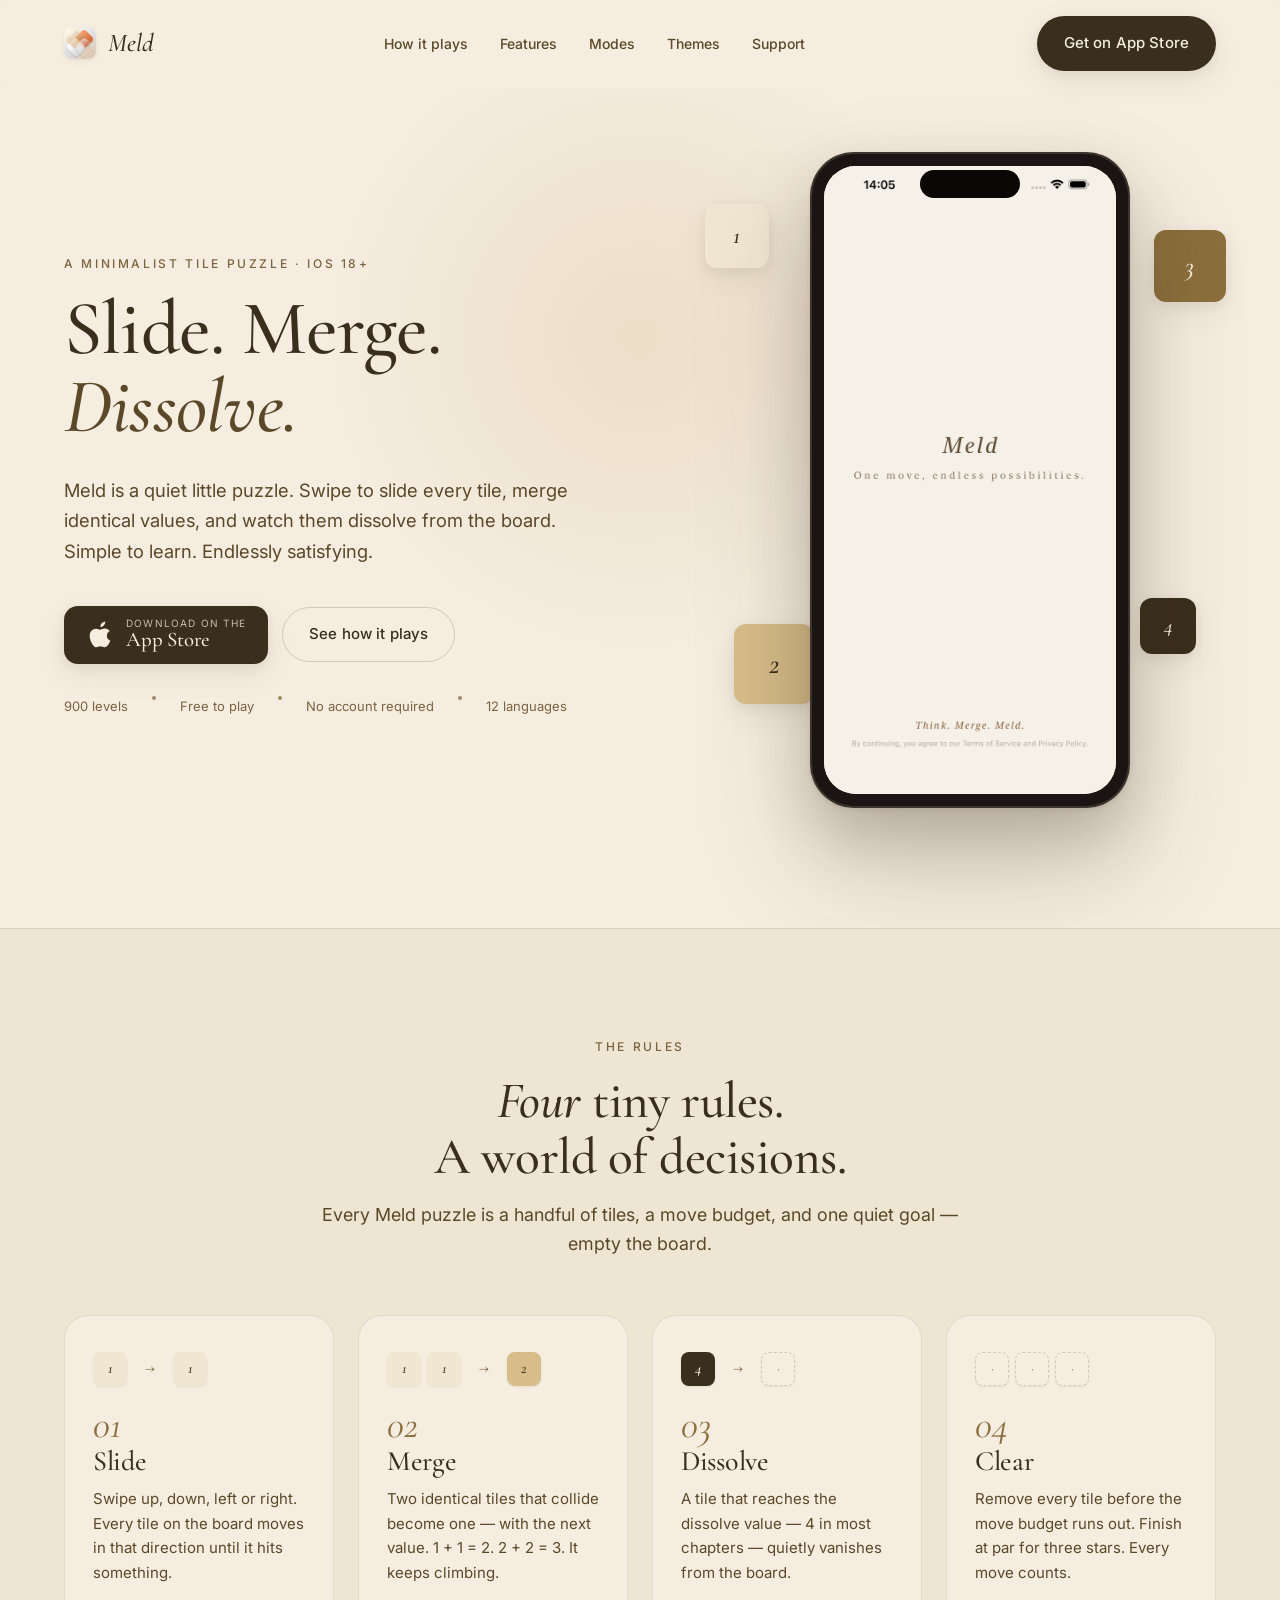
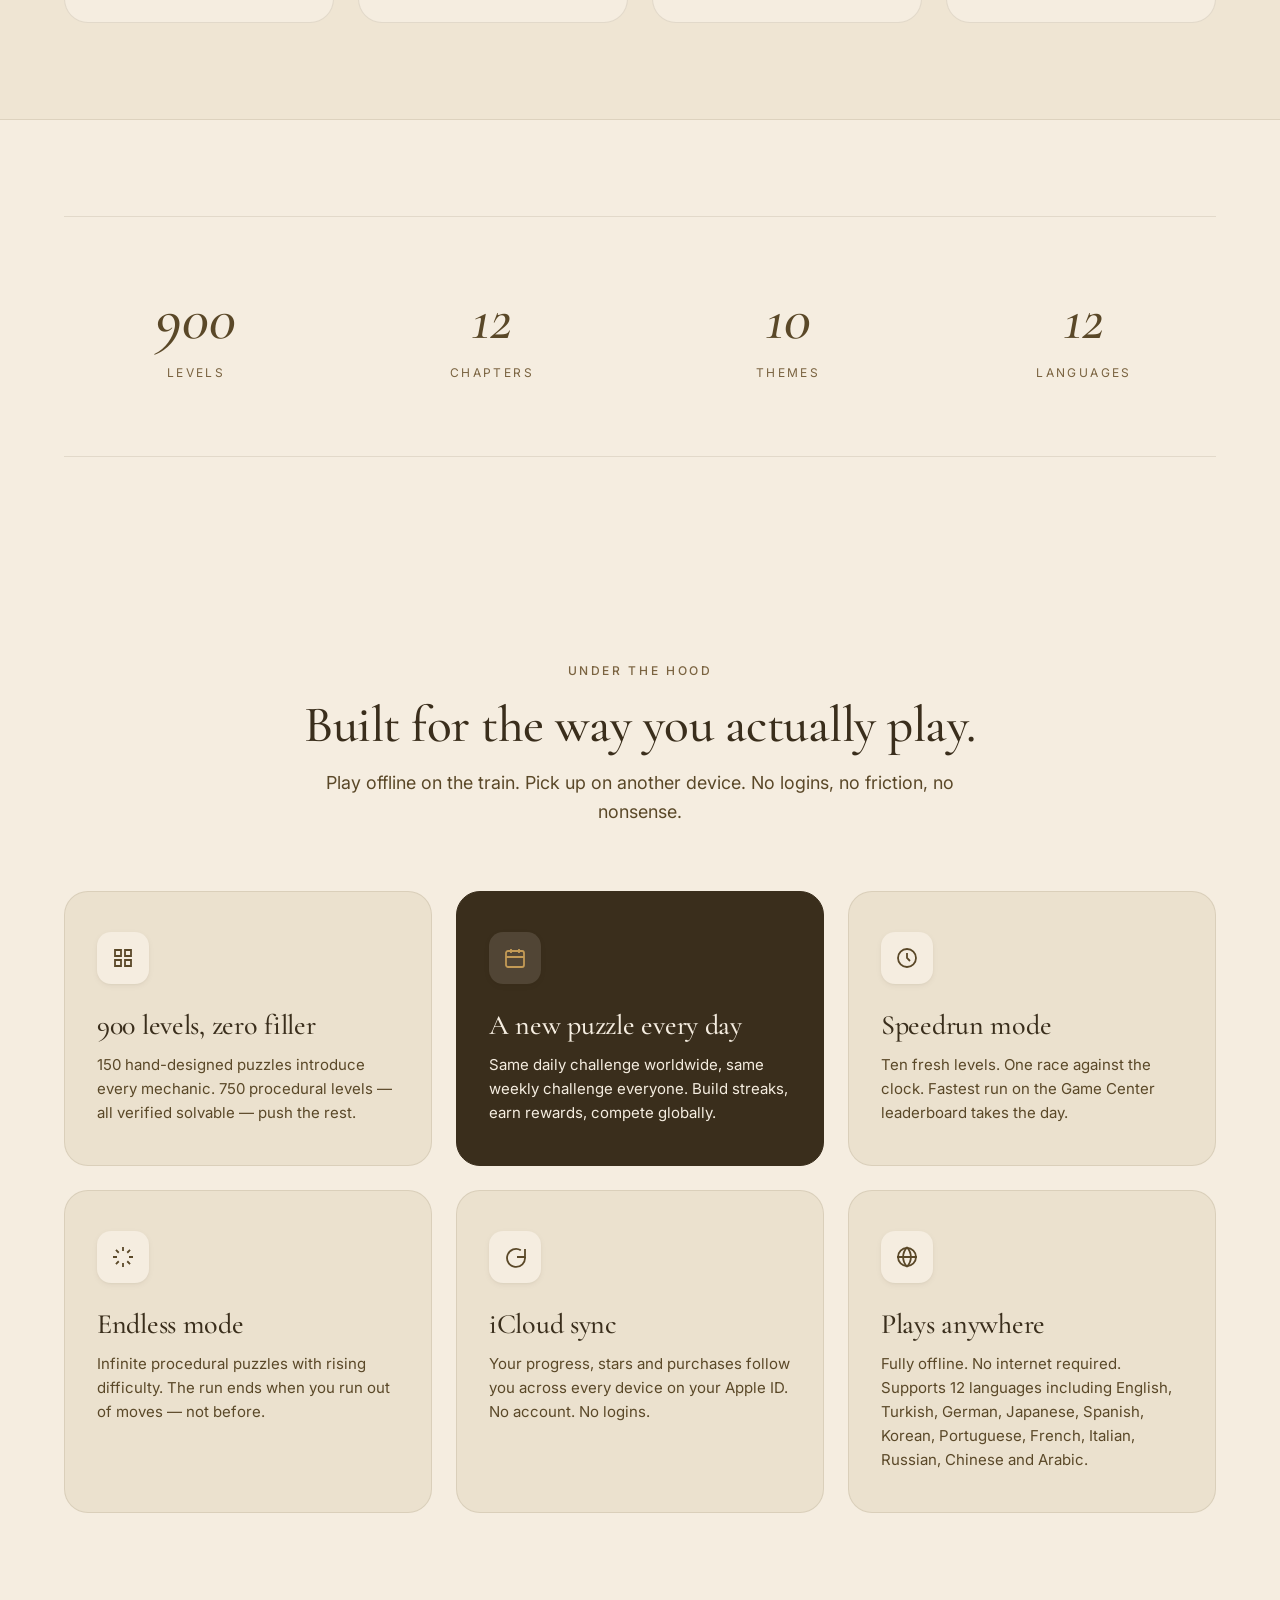
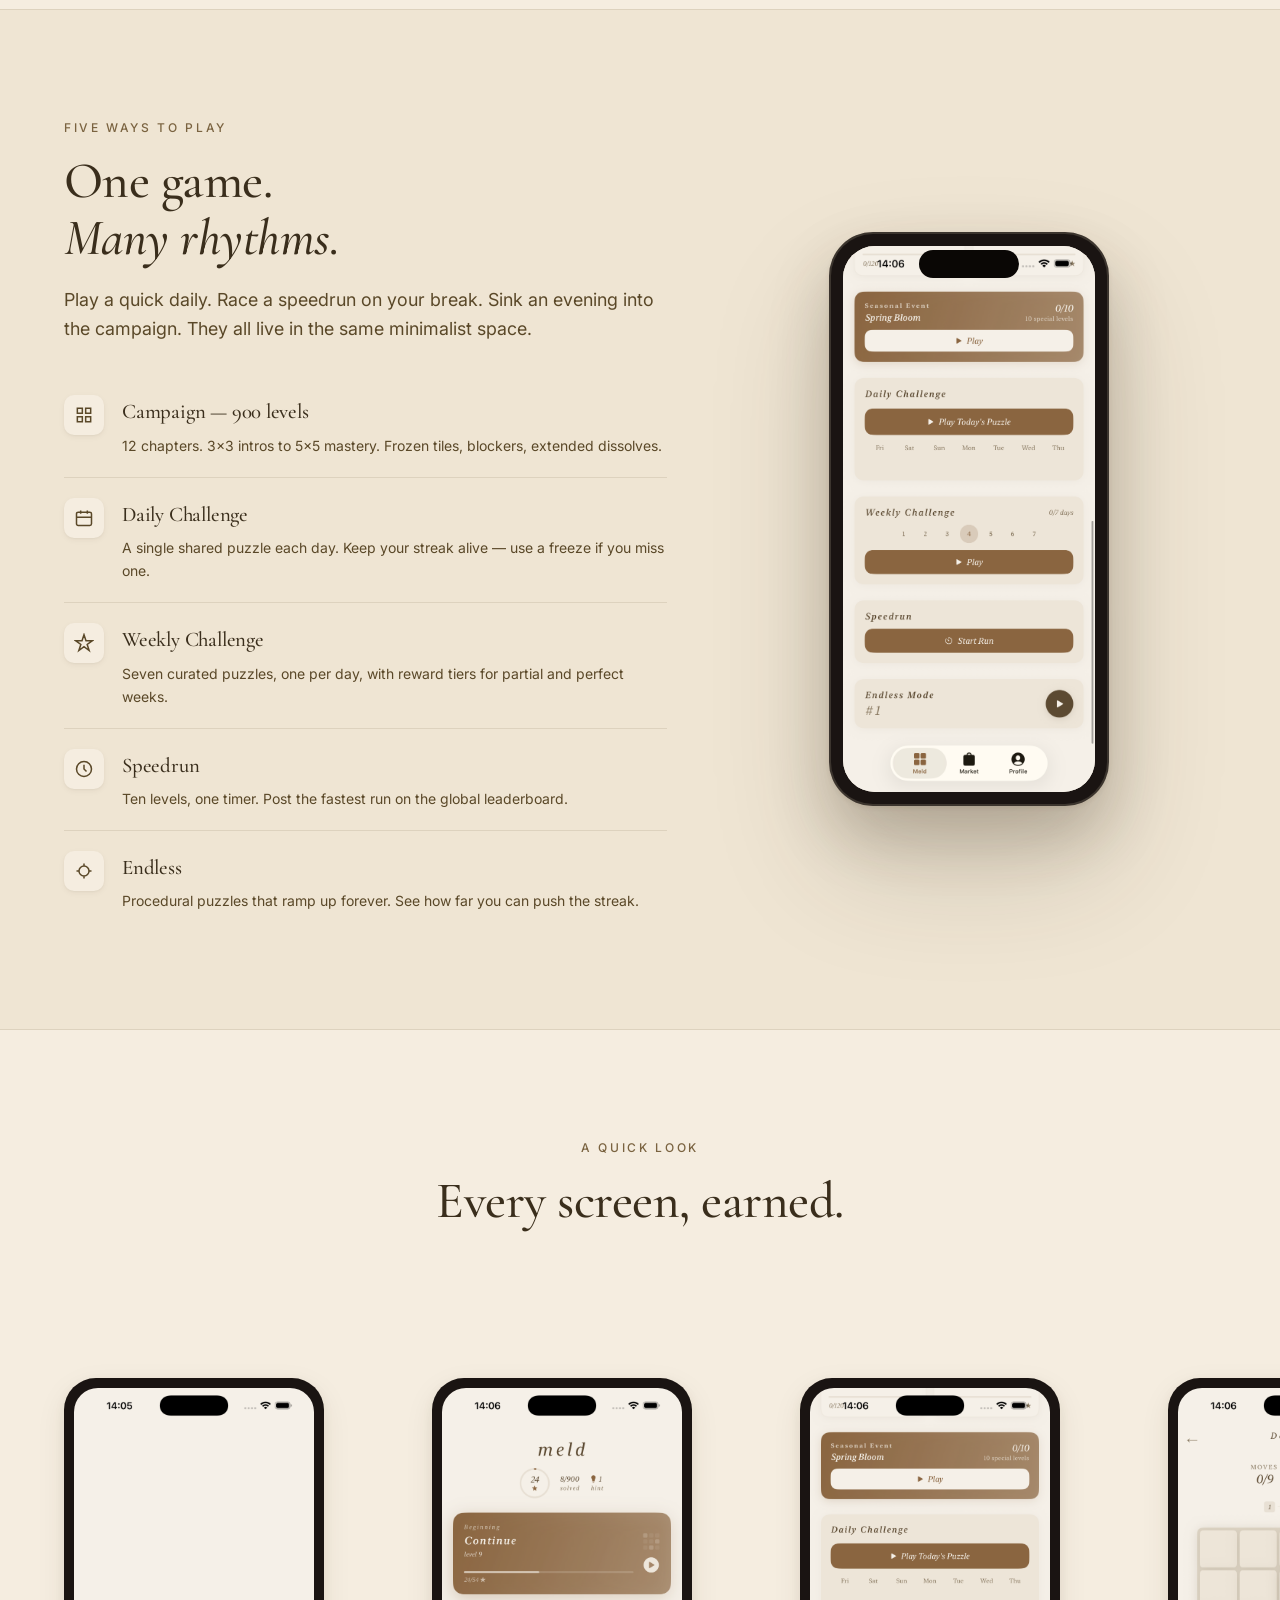
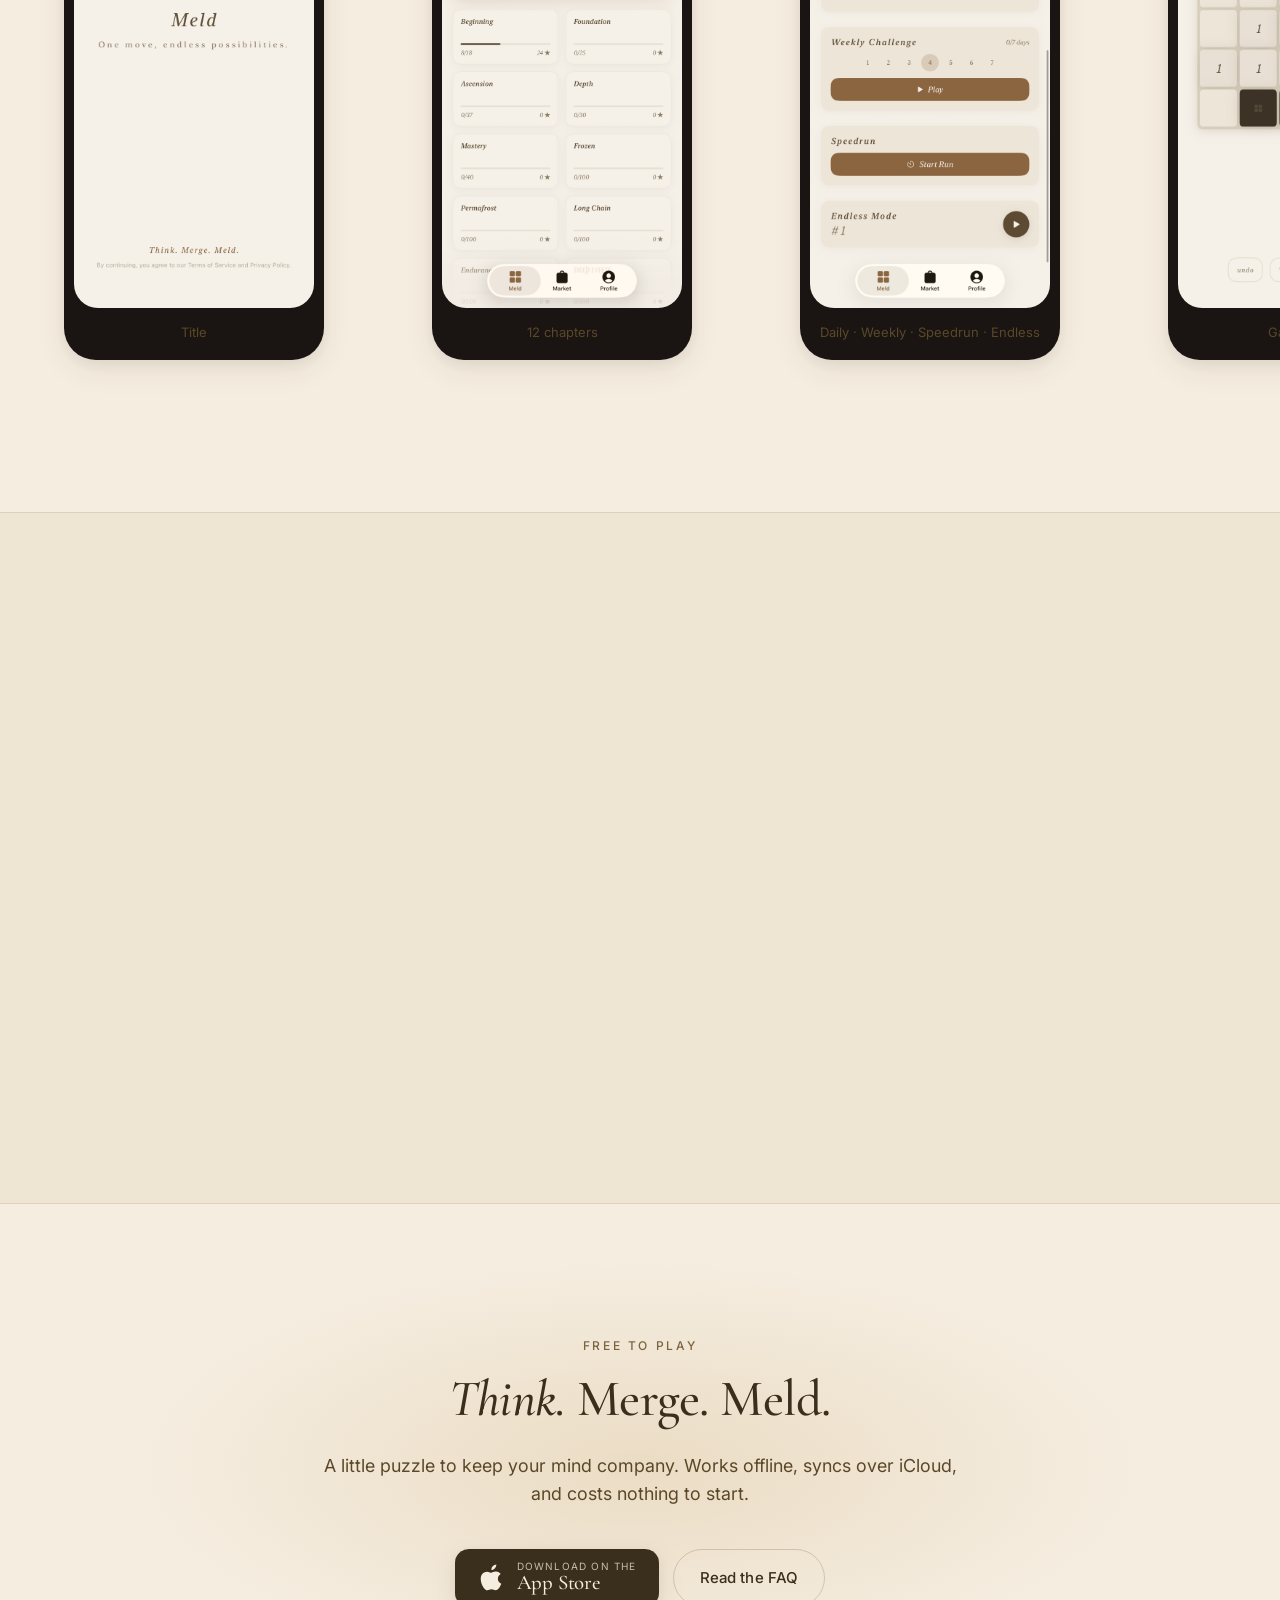
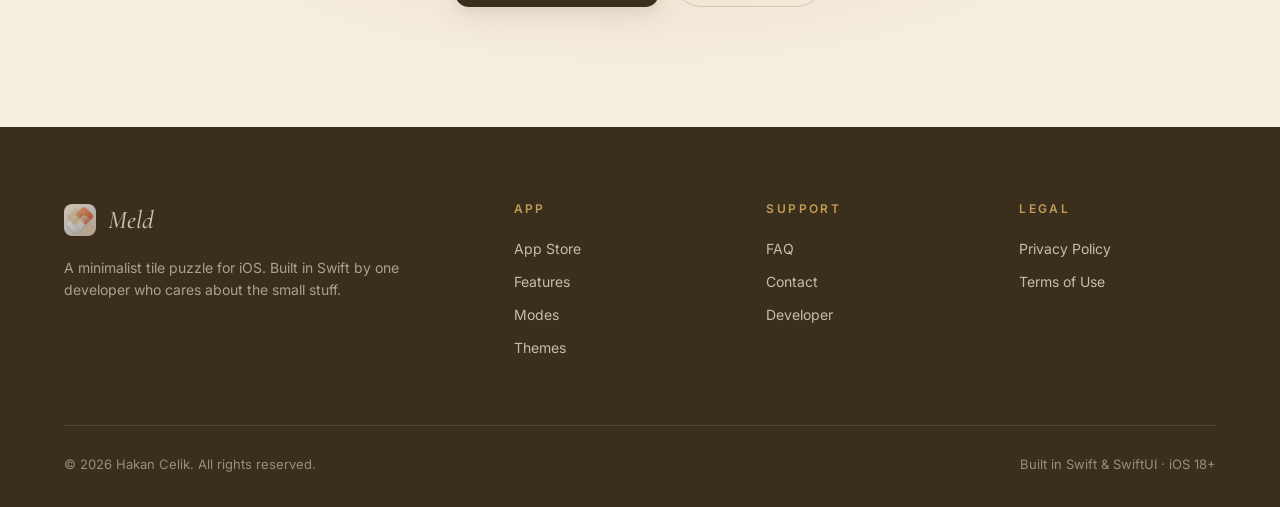
<file: index.html>
<!doctype html>
<html lang="en">
<head>
  <meta charset="utf-8" />
  <meta name="viewport" content="width=device-width, initial-scale=1, viewport-fit=cover" />
  <title>Meld — A minimalist tile puzzle. Slide. Merge. Dissolve.</title>
  <meta name="description" content="Meld is a minimalist tile-merge puzzle for iOS. 900 hand-crafted and procedural levels across 12 chapters, plus daily, weekly, speedrun and endless modes. Think. Merge. Meld." />
  <meta name="author" content="Hakan Celik" />
  <meta name="theme-color" content="#f5ede0" />

  <!-- Open Graph -->
  <meta property="og:type" content="website" />
  <meta property="og:title" content="Meld — Slide. Merge. Dissolve." />
  <meta property="og:description" content="A minimalist tile-merge puzzle for iOS. 900 levels across 12 chapters. Daily, weekly, speedrun & endless modes." />
  <meta property="og:image" content="https://meld.hakancelik.dev/assets/app-icon.png" />
  <meta property="og:url" content="https://meld.hakancelik.dev" />
  <meta name="twitter:card" content="summary_large_image" />
  <meta name="twitter:title" content="Meld — Slide. Merge. Dissolve." />
  <meta name="twitter:description" content="A minimalist tile-merge puzzle for iOS. 900 levels, daily challenges, speedrun & endless modes." />
  <meta name="twitter:image" content="https://meld.hakancelik.dev/assets/app-icon.png" />

  <link rel="icon" type="image/png" href="assets/app-icon.png" />
  <link rel="apple-touch-icon" href="assets/app-icon.png" />
  <link rel="canonical" href="https://meld.hakancelik.dev/" />

  <link rel="stylesheet" href="styles.css" />

  <!-- Structured data -->
  <script type="application/ld+json">
  {
    "@context": "https://schema.org",
    "@type": "MobileApplication",
    "name": "Meld",
    "operatingSystem": "iOS 18.0+",
    "applicationCategory": "GameApplication",
    "applicationSubCategory": "Puzzle",
    "description": "A minimalist tile-merge puzzle for iOS. 900 levels across 12 chapters, plus daily, weekly, speedrun and endless modes.",
    "author": { "@type": "Person", "name": "Hakan Celik", "url": "https://hakancelik.dev" },
    "offers": { "@type": "Offer", "price": "0", "priceCurrency": "USD" },
    "image": "https://meld.hakancelik.dev/assets/app-icon.png",
    "url": "https://meld.hakancelik.dev",
    "installUrl": "https://apps.apple.com/app/id6762136232"
  }
  </script>
</head>
<body>

<!-- Navigation -->
<header class="nav">
  <div class="nav-inner">
    <a class="brand" href="/" aria-label="Meld — home">
      <span class="brand-mark"><img src="assets/app-icon.png" alt="" /></span>
      <span>Meld</span>
    </a>
    <nav>
      <ul class="nav-links">
        <li><a href="#how">How it plays</a></li>
        <li><a href="#features">Features</a></li>
        <li><a href="#modes">Modes</a></li>
        <li><a href="#themes">Themes</a></li>
        <li><a href="support.html">Support</a></li>
      </ul>
    </nav>
    <a class="btn btn-primary nav-cta" href="https://apps.apple.com/app/id6762136232" target="_blank" rel="noopener"><span class="full">Get on App Store</span><span class="short">App Store</span></a>
  </div>
</header>

<!-- Hero -->
<section class="hero">
  <div class="container hero-inner">
    <div class="hero-copy">
      <p class="eyebrow reveal">A minimalist tile puzzle · iOS 18+</p>
      <h1 class="hero-title reveal">
        <span class="line">Slide. Merge.</span>
        <span class="line"><em>Dissolve.</em></span>
      </h1>
      <p class="hero-sub reveal">
        Meld is a quiet little puzzle. Swipe to slide every tile, merge identical values, and watch them dissolve from the board. Simple to learn. Endlessly satisfying.
      </p>
      <div class="hero-ctas reveal">
        <a class="app-store-btn" href="https://apps.apple.com/app/id6762136232" target="_blank" rel="noopener">
          <svg viewBox="0 0 384 512" fill="currentColor" aria-hidden="true"><path d="M318.7 268.7c-.2-36.7 16.4-64.4 50-84.8-18.8-26.9-47.2-41.7-84.7-44.6-35.5-2.8-74.3 20.7-88.5 20.7-15 0-49.4-19.7-76.4-19.7C63.3 141.2 4 184.8 4 273.5q0 39.3 14.4 81.2c12.8 36.7 59 126.7 107.2 125.2 25.2-.6 43-17.9 75.8-17.9 31.8 0 48.3 17.9 76.4 17.9 48.6-.7 90.4-82.5 102.6-119.3-65.2-30.7-61.7-90-61.7-91.9zM260.9 82.4c18.9-18.5 28.8-42.3 28.3-67.4 0-2.4-.2-4.8-.5-7-23.1 1.1-44.3 13.5-61.1 30.8-16.9 16.9-27.7 40.2-27.7 64.8 0 2.3.2 4.6.5 6.9 23.1 1.1 44.3-11.3 60.5-28.1z"/></svg>
          <span class="asb-label">
            <small>Download on the</small>
            <strong>App Store</strong>
          </span>
        </a>
        <a class="btn btn-ghost" href="#how">See how it plays</a>
      </div>
      <div class="hero-meta reveal">
        <span>900 levels</span>
        <span class="dot"></span>
        <span>Free to play</span>
        <span class="dot"></span>
        <span>No account required</span>
        <span class="dot"></span>
        <span>12 languages</span>
      </div>
    </div>

    <div class="hero-visual reveal">
      <div class="hero-tiles" aria-hidden="true">
        <div class="float-tile t1"><em>1</em></div>
        <div class="float-tile t2"><em>2</em></div>
        <div class="float-tile t3"><em>3</em></div>
        <div class="float-tile t4"><em>4</em></div>
      </div>
      <div class="phone" aria-hidden="true">
        <div class="phone-screen" data-hero-screen>
          <img src="assets/screenshots/en/01-hero.png" alt="" />
          <img src="assets/screenshots/en/04-gameplay.png" alt="" />
          <img src="assets/screenshots/en/02-chapters.png" alt="" />
          <img src="assets/screenshots/en/03-modes.png" alt="" />
        </div>
      </div>
    </div>
  </div>
</section>

<!-- How it plays -->
<section class="rules" id="how">
  <div class="container">
    <div class="rules-head">
      <p class="eyebrow reveal">The rules</p>
      <h2 class="reveal"><em class="italic">Four</em> tiny rules.<br />A world of decisions.</h2>
      <p class="lead reveal">Every Meld puzzle is a handful of tiles, a move budget, and one quiet goal — empty the board.</p>
    </div>

    <div class="rule-grid">
      <div class="rule-card reveal">
        <div class="mini-tiles">
          <span class="mt v1"><em>1</em></span>
          <span class="mt arrow">→</span>
          <span class="mt v1"><em>1</em></span>
        </div>
        <span class="rule-num">01</span>
        <h3>Slide</h3>
        <p>Swipe up, down, left or right. Every tile on the board moves in that direction until it hits something.</p>
      </div>

      <div class="rule-card reveal">
        <div class="mini-tiles">
          <span class="mt v1"><em>1</em></span>
          <span class="mt v1"><em>1</em></span>
          <span class="mt arrow">→</span>
          <span class="mt v2"><em>2</em></span>
        </div>
        <span class="rule-num">02</span>
        <h3>Merge</h3>
        <p>Two identical tiles that collide become one — with the next value. 1 + 1 = 2. 2 + 2 = 3. It keeps climbing.</p>
      </div>

      <div class="rule-card reveal">
        <div class="mini-tiles">
          <span class="mt v4"><em>4</em></span>
          <span class="mt arrow">→</span>
          <span class="mt vanish">·</span>
        </div>
        <span class="rule-num">03</span>
        <h3>Dissolve</h3>
        <p>A tile that reaches the dissolve value — 4 in most chapters — quietly vanishes from the board.</p>
      </div>

      <div class="rule-card reveal">
        <div class="mini-tiles">
          <span class="mt vanish">·</span>
          <span class="mt vanish">·</span>
          <span class="mt vanish">·</span>
        </div>
        <span class="rule-num">04</span>
        <h3>Clear</h3>
        <p>Remove every tile before the move budget runs out. Finish at par for three stars. Every move counts.</p>
      </div>
    </div>
  </div>
</section>

<!-- Stats -->
<section class="stats-wrap">
  <div class="container">
    <div class="stats reveal">
      <div class="stat"><span class="n">900</span><span class="l">Levels</span></div>
      <div class="stat"><span class="n">12</span><span class="l">Chapters</span></div>
      <div class="stat"><span class="n">10</span><span class="l">Themes</span></div>
      <div class="stat"><span class="n">12</span><span class="l">Languages</span></div>
    </div>
  </div>
</section>

<!-- Features -->
<section id="features">
  <div class="container">
    <div class="section-head">
      <p class="eyebrow reveal">Under the hood</p>
      <h2 class="reveal">Built for the way you actually play.</h2>
      <p class="lead reveal">Play offline on the train. Pick up on another device. No logins, no friction, no nonsense.</p>
    </div>

    <div class="features-grid">
      <div class="feature reveal">
        <div class="icon"><svg viewBox="0 0 24 24" fill="none" stroke="currentColor" stroke-width="1.8"><path d="M4 4h6v6H4zM14 4h6v6h-6zM4 14h6v6H4zM14 14h6v6h-6z"/></svg></div>
        <h3>900 levels, zero filler</h3>
        <p>150 hand-designed puzzles introduce every mechanic. 750 procedural levels — all verified solvable — push the rest.</p>
      </div>

      <div class="feature reveal highlight">
        <div class="icon"><svg viewBox="0 0 24 24" fill="none" stroke="currentColor" stroke-width="1.8"><rect x="3" y="5" width="18" height="16" rx="2"/><path d="M16 3v4M8 3v4M3 11h18"/></svg></div>
        <h3>A new puzzle every day</h3>
        <p>Same daily challenge worldwide, same weekly challenge everyone. Build streaks, earn rewards, compete globally.</p>
      </div>

      <div class="feature reveal">
        <div class="icon"><svg viewBox="0 0 24 24" fill="none" stroke="currentColor" stroke-width="1.8"><circle cx="12" cy="12" r="9"/><path d="M12 7v5l3 3"/></svg></div>
        <h3>Speedrun mode</h3>
        <p>Ten fresh levels. One race against the clock. Fastest run on the Game Center leaderboard takes the day.</p>
      </div>

      <div class="feature reveal">
        <div class="icon"><svg viewBox="0 0 24 24" fill="none" stroke="currentColor" stroke-width="1.8"><path d="M12 2v4M12 18v4M4.93 4.93l2.83 2.83M16.24 16.24l2.83 2.83M2 12h4M18 12h4M4.93 19.07l2.83-2.83M16.24 7.76l2.83-2.83"/></svg></div>
        <h3>Endless mode</h3>
        <p>Infinite procedural puzzles with rising difficulty. The run ends when you run out of moves — not before.</p>
      </div>

      <div class="feature reveal">
        <div class="icon"><svg viewBox="0 0 24 24" fill="none" stroke="currentColor" stroke-width="1.8"><path d="M17.8 5.3A9 9 0 1 0 22 12"/><polyline points="22 4 22 12 14 12"/></svg></div>
        <h3>iCloud sync</h3>
        <p>Your progress, stars and purchases follow you across every device on your Apple ID. No account. No logins.</p>
      </div>

      <div class="feature reveal">
        <div class="icon"><svg viewBox="0 0 24 24" fill="none" stroke="currentColor" stroke-width="1.8"><circle cx="12" cy="12" r="9"/><path d="M2.05 12h19.9M12 2.05c2.5 3 3.9 6.4 3.9 9.95S14.5 18.95 12 21.95M12 2.05C9.5 5.05 8.1 8.45 8.1 12S9.5 18.95 12 21.95"/></svg></div>
        <h3>Plays anywhere</h3>
        <p>Fully offline. No internet required. Supports 12 languages including English, Turkish, German, Japanese, Spanish, Korean, Portuguese, French, Italian, Russian, Chinese and Arabic.</p>
      </div>
    </div>
  </div>
</section>

<!-- Modes -->
<section class="modes" id="modes">
  <div class="container modes-grid">
    <div class="modes-copy reveal">
      <p class="eyebrow">Five ways to play</p>
      <h2>One game.<br /><em class="italic">Many rhythms.</em></h2>
      <p class="lead">Play a quick daily. Race a speedrun on your break. Sink an evening into the campaign. They all live in the same minimalist space.</p>

      <ul class="modes-list">
        <li>
          <div class="mi"><svg viewBox="0 0 24 24" fill="none" stroke="currentColor" stroke-width="1.8"><path d="M4 4h6v6H4zM14 4h6v6h-6zM4 14h6v6H4zM14 14h6v6h-6z"/></svg></div>
          <div>
            <h4>Campaign — 900 levels</h4>
            <p>12 chapters. 3×3 intros to 5×5 mastery. Frozen tiles, blockers, extended dissolves.</p>
          </div>
        </li>
        <li>
          <div class="mi"><svg viewBox="0 0 24 24" fill="none" stroke="currentColor" stroke-width="1.8"><rect x="3" y="5" width="18" height="16" rx="2"/><path d="M3 11h18M16 3v4M8 3v4"/></svg></div>
          <div>
            <h4>Daily Challenge</h4>
            <p>A single shared puzzle each day. Keep your streak alive — use a freeze if you miss one.</p>
          </div>
        </li>
        <li>
          <div class="mi"><svg viewBox="0 0 24 24" fill="none" stroke="currentColor" stroke-width="1.8"><path d="M12 2l2.4 7.2H22l-6.2 4.5L18.2 21 12 16.5 5.8 21l2.4-7.3L2 9.2h7.6L12 2z"/></svg></div>
          <div>
            <h4>Weekly Challenge</h4>
            <p>Seven curated puzzles, one per day, with reward tiers for partial and perfect weeks.</p>
          </div>
        </li>
        <li>
          <div class="mi"><svg viewBox="0 0 24 24" fill="none" stroke="currentColor" stroke-width="1.8"><circle cx="12" cy="12" r="9"/><path d="M12 7v5l3 3"/></svg></div>
          <div>
            <h4>Speedrun</h4>
            <p>Ten levels, one timer. Post the fastest run on the global leaderboard.</p>
          </div>
        </li>
        <li>
          <div class="mi"><svg viewBox="0 0 24 24" fill="none" stroke="currentColor" stroke-width="1.8"><path d="M18 12a6 6 0 1 1-12 0 6 6 0 0 1 12 0zM12 3v3M12 18v3M3 12h3M18 12h3"/></svg></div>
          <div>
            <h4>Endless</h4>
            <p>Procedural puzzles that ramp up forever. See how far you can push the streak.</p>
          </div>
        </li>
      </ul>
    </div>

    <div class="modes-phone reveal">
      <div class="phone">
        <div class="phone-screen">
          <img src="assets/screenshots/en/03-modes.png" alt="Meld modes screen" class="active" />
        </div>
      </div>
    </div>
  </div>
</section>

<!-- Screenshots -->
<section class="showcase">
  <div class="container">
    <div class="section-head">
      <p class="eyebrow reveal">A quick look</p>
      <h2 class="reveal">Every screen, earned.</h2>
      <p class="lead reveal">A calm interface that stays out of the way. Drag to browse →</p>
    </div>
  </div>

  <div class="shots" aria-label="App screenshots">
    <figure class="shot reveal"><img src="assets/screenshots/en/01-hero.png" alt="Meld title screen" /><figcaption class="shot-caption">Title</figcaption></figure>
    <figure class="shot reveal"><img src="assets/screenshots/en/02-chapters.png" alt="Chapter select" /><figcaption class="shot-caption">12 chapters</figcaption></figure>
    <figure class="shot reveal"><img src="assets/screenshots/en/03-modes.png" alt="Daily and weekly modes" /><figcaption class="shot-caption">Daily · Weekly · Speedrun · Endless</figcaption></figure>
    <figure class="shot reveal"><img src="assets/screenshots/en/04-gameplay.png" alt="Gameplay — 5x5 grid" /><figcaption class="shot-caption">Gameplay</figcaption></figure>
    <figure class="shot reveal"><img src="assets/screenshots/en/05-frozen.png" alt="Frozen tiles" /><figcaption class="shot-caption">Frozen tiles</figcaption></figure>
    <figure class="shot reveal"><img src="assets/screenshots/en/06-difficulty.png" alt="Difficulty progression" /><figcaption class="shot-caption">Rising difficulty</figcaption></figure>
    <figure class="shot reveal"><img src="assets/screenshots/en/07-profile.png" alt="Player profile" /><figcaption class="shot-caption">Achievements &amp; stats</figcaption></figure>
  </div>
</section>

<!-- Themes -->
<section class="themes" id="themes">
  <div class="container">
    <div class="section-head">
      <p class="eyebrow reveal">Ten palettes</p>
      <h2 class="reveal">Pick a mood.<br /><em class="italic">The whole board</em> changes.</h2>
      <p class="lead reveal">Five free palettes to get started. Five premium ones for a complete aesthetic shift — from warm sand to cyberpunk neon.</p>
    </div>

    <div class="theme-row">
      <div class="theme-tile sand reveal">
        <div class="t-swatches">
          <span class="sw" style="background:#f5ede0"></span>
          <span class="sw" style="background:#d7bd8a"></span>
          <span class="sw" style="background:#8b6f3d"></span>
          <span class="sw" style="background:#3a2e1c"></span>
        </div>
        <div>
          <h4>Sand</h4>
          <p>Default</p>
        </div>
      </div>
      <div class="theme-tile noir reveal">
        <div class="t-swatches">
          <span class="sw" style="background:#17120c"></span>
          <span class="sw" style="background:#3b2e1d"></span>
          <span class="sw" style="background:#d4b469"></span>
          <span class="sw" style="background:#f1d99a"></span>
        </div>
        <div>
          <h4>Noir</h4>
          <p>Premium</p>
        </div>
      </div>
      <div class="theme-tile neon reveal">
        <div class="t-swatches">
          <span class="sw" style="background:#11131c"></span>
          <span class="sw" style="background:#3e2a72"></span>
          <span class="sw" style="background:#ff4fc0"></span>
          <span class="sw" style="background:#41e9ff"></span>
        </div>
        <div>
          <h4>Neon</h4>
          <p>Premium</p>
        </div>
      </div>
      <div class="theme-tile candy reveal">
        <div class="t-swatches">
          <span class="sw" style="background:#fce6ea"></span>
          <span class="sw" style="background:#f4a9b8"></span>
          <span class="sw" style="background:#8f4b5a"></span>
          <span class="sw" style="background:#5a3843"></span>
        </div>
        <div>
          <h4>Candy</h4>
          <p>Premium</p>
        </div>
      </div>
      <div class="theme-tile aurora reveal">
        <div class="t-swatches">
          <span class="sw" style="background:#1a4450"></span>
          <span class="sw" style="background:#2d6974"></span>
          <span class="sw" style="background:#6d4a8f"></span>
          <span class="sw" style="background:#d8f1e9"></span>
        </div>
        <div>
          <h4>Aurora</h4>
          <p>Premium</p>
        </div>
      </div>
    </div>
  </div>
</section>

<!-- CTA -->
<section class="cta">
  <div class="container">
    <p class="eyebrow reveal">Free to play</p>
    <h2 class="reveal"><em class="italic">Think.</em> Merge. Meld.</h2>
    <p class="lead reveal">A little puzzle to keep your mind company. Works offline, syncs over iCloud, and costs nothing to start.</p>
    <div class="cta-ctas reveal">
      <a class="app-store-btn" href="https://apps.apple.com/app/id6762136232" target="_blank" rel="noopener">
        <svg viewBox="0 0 384 512" fill="currentColor" aria-hidden="true"><path d="M318.7 268.7c-.2-36.7 16.4-64.4 50-84.8-18.8-26.9-47.2-41.7-84.7-44.6-35.5-2.8-74.3 20.7-88.5 20.7-15 0-49.4-19.7-76.4-19.7C63.3 141.2 4 184.8 4 273.5q0 39.3 14.4 81.2c12.8 36.7 59 126.7 107.2 125.2 25.2-.6 43-17.9 75.8-17.9 31.8 0 48.3 17.9 76.4 17.9 48.6-.7 90.4-82.5 102.6-119.3-65.2-30.7-61.7-90-61.7-91.9zM260.9 82.4c18.9-18.5 28.8-42.3 28.3-67.4 0-2.4-.2-4.8-.5-7-23.1 1.1-44.3 13.5-61.1 30.8-16.9 16.9-27.7 40.2-27.7 64.8 0 2.3.2 4.6.5 6.9 23.1 1.1 44.3-11.3 60.5-28.1z"/></svg>
        <span class="asb-label"><small>Download on the</small><strong>App Store</strong></span>
      </a>
      <a class="btn btn-ghost" href="support.html">Read the FAQ</a>
    </div>
  </div>
</section>

<!-- Footer -->
<footer class="footer">
  <div class="container">
    <div class="footer-inner">
      <div class="footer-brand">
        <a class="brand" href="/">
          <span class="brand-mark"><img src="assets/app-icon.png" alt="" /></span>
          <span>Meld</span>
        </a>
        <p>A minimalist tile puzzle for iOS. Built in Swift by one developer who cares about the small stuff.</p>
      </div>

      <div>
        <h5>App</h5>
        <ul>
          <li><a href="https://apps.apple.com/app/id6762136232" target="_blank" rel="noopener">App Store</a></li>
          <li><a href="#features">Features</a></li>
          <li><a href="#modes">Modes</a></li>
          <li><a href="#themes">Themes</a></li>
        </ul>
      </div>

      <div>
        <h5>Support</h5>
        <ul>
          <li><a href="support.html">FAQ</a></li>
          <li><a href="mailto:hakancelikdev@gmail.com">Contact</a></li>
          <li><a href="https://hakancelik.dev" target="_blank" rel="noopener">Developer</a></li>
        </ul>
      </div>

      <div>
        <h5>Legal</h5>
        <ul>
          <li><a href="privacy.html">Privacy Policy</a></li>
          <li><a href="terms.html">Terms of Use</a></li>
        </ul>
      </div>
    </div>

    <div class="footer-bottom">
      <span>© <span data-year>2026</span> Hakan Celik. All rights reserved.</span>
      <span>Built in Swift &amp; SwiftUI · iOS 18+</span>
    </div>
  </div>
</footer>

<script src="script.js" defer></script>
</body>
</html>
</file>
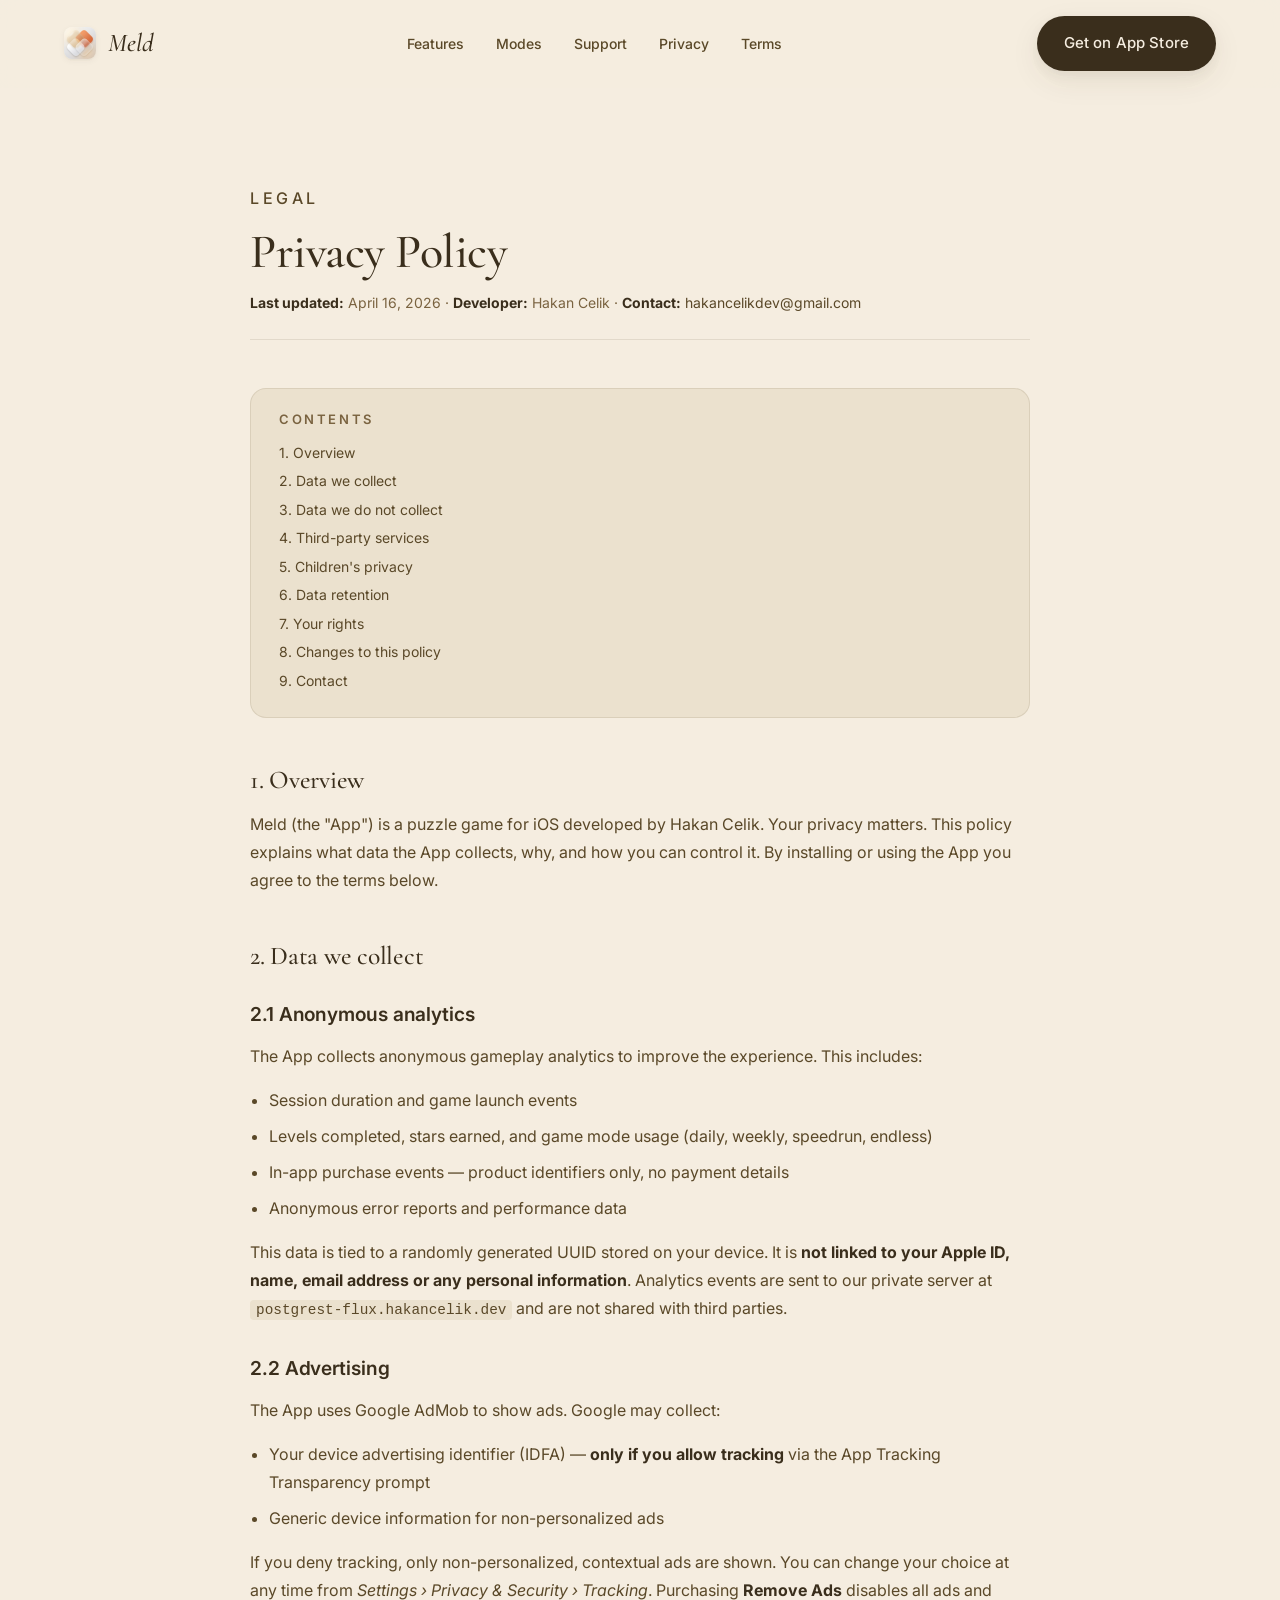
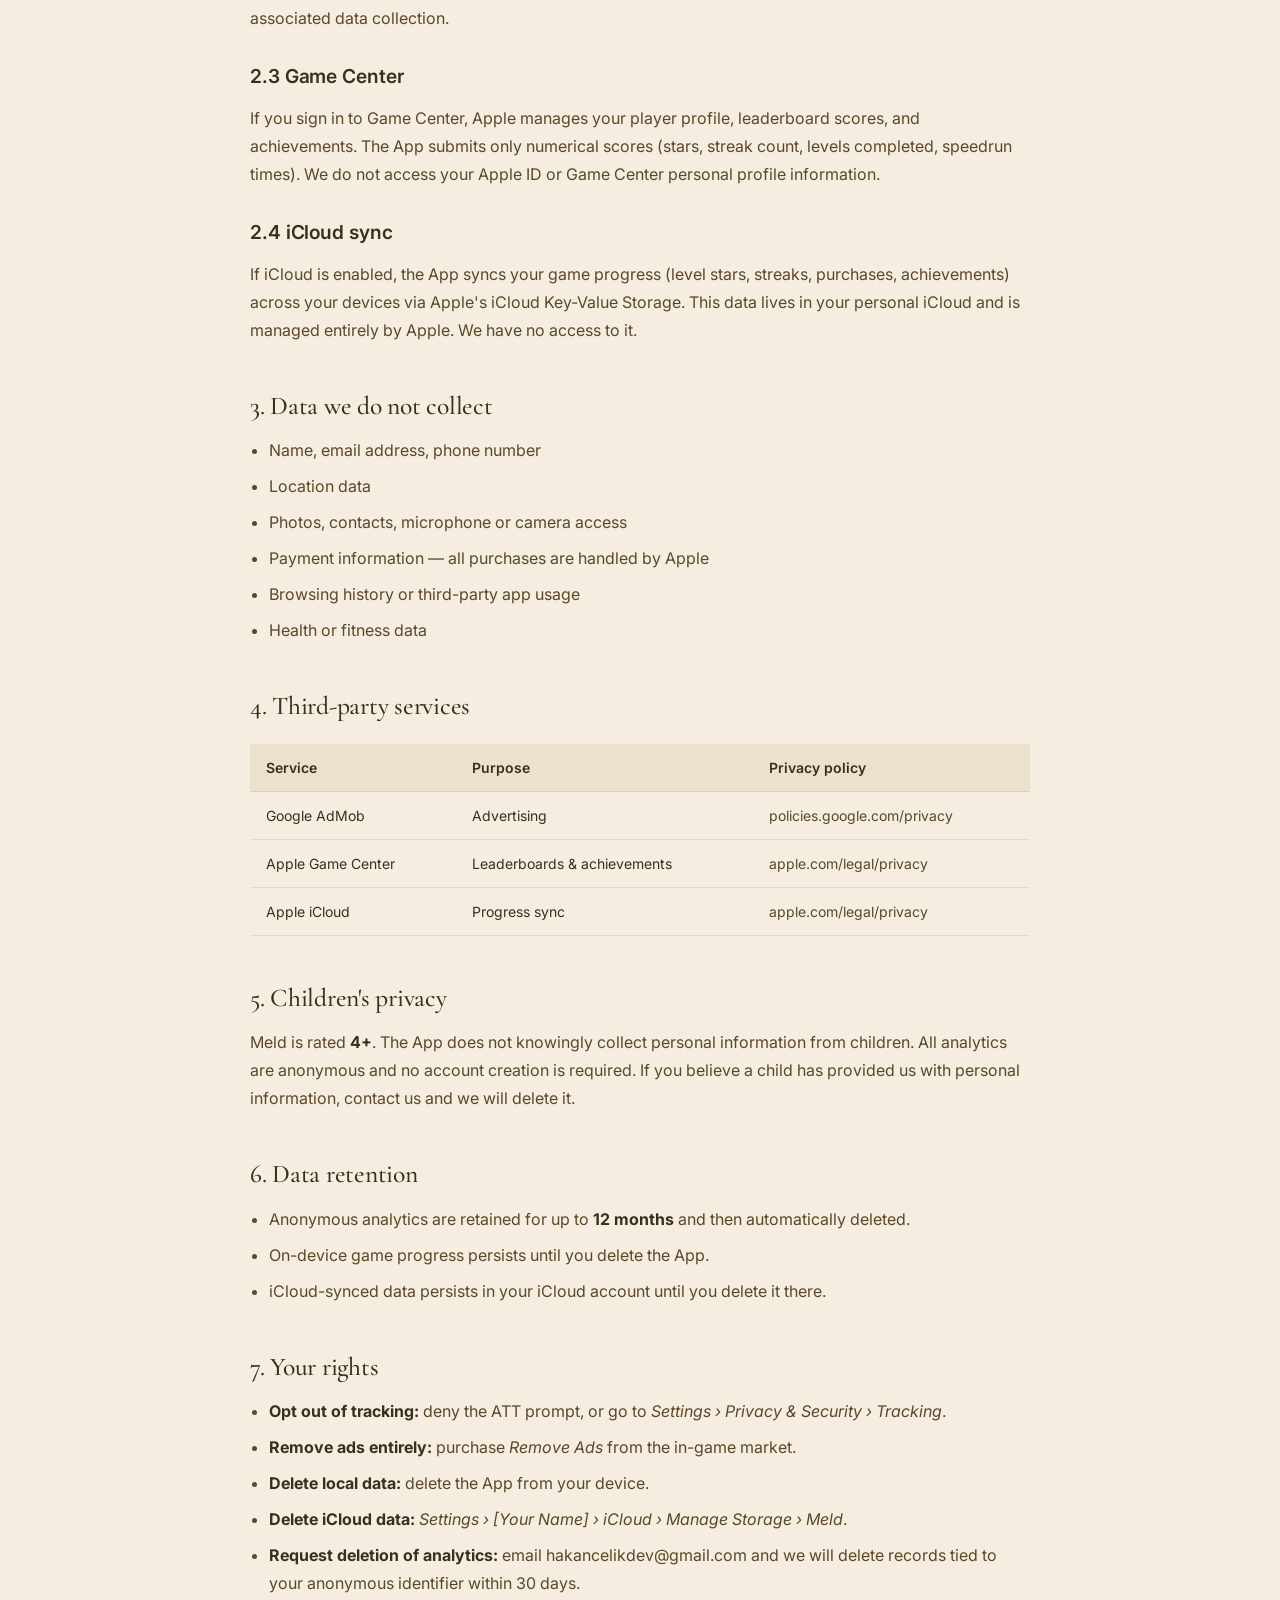
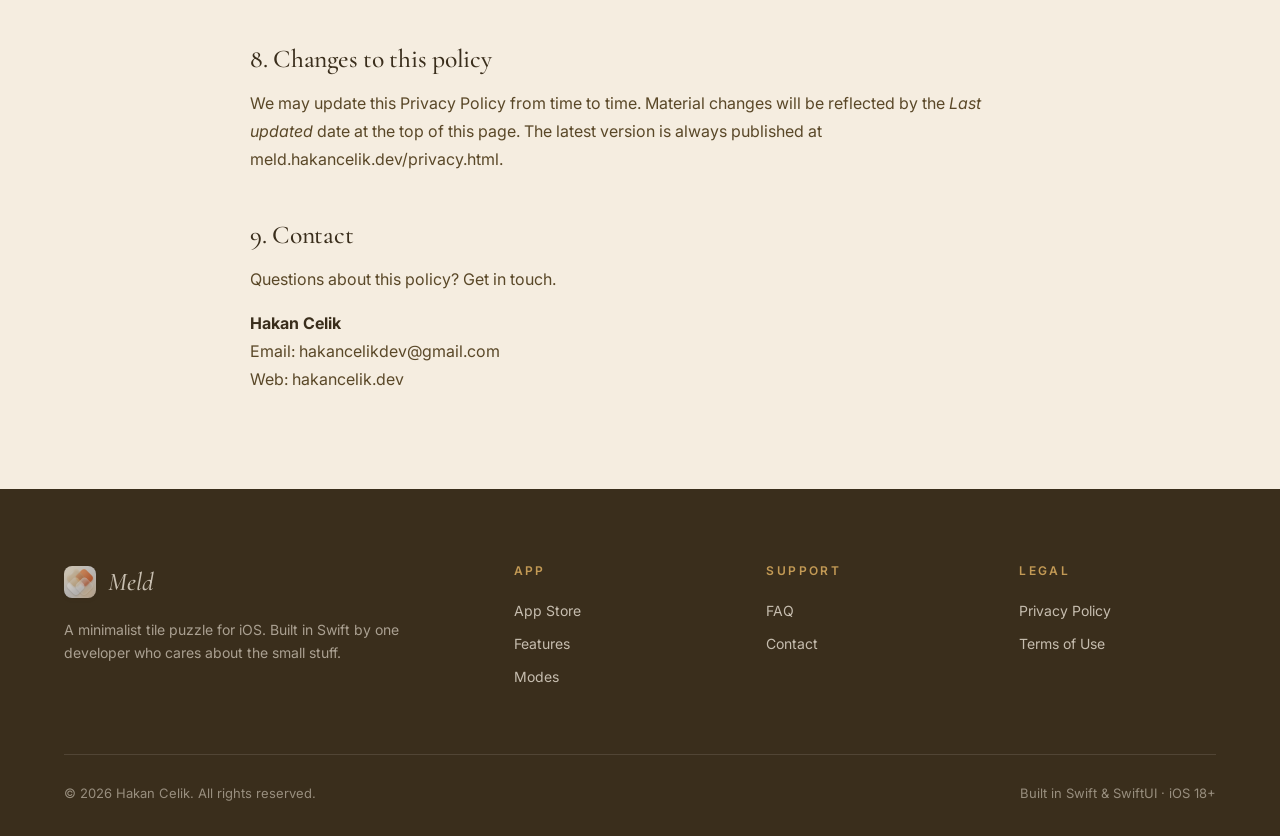
<file: privacy.html>
<!doctype html>
<html lang="en">
<head>
  <meta charset="utf-8" />
  <meta name="viewport" content="width=device-width, initial-scale=1, viewport-fit=cover" />
  <title>Privacy Policy — Meld</title>
  <meta name="description" content="Meld Privacy Policy. What data we collect, how we use it, and your rights." />
  <meta name="theme-color" content="#f5ede0" />
  <link rel="icon" type="image/png" href="assets/app-icon.png" />
  <link rel="apple-touch-icon" href="assets/app-icon.png" />
  <link rel="canonical" href="https://meld.hakancelik.dev/privacy.html" />
  <link rel="stylesheet" href="styles.css" />
</head>
<body>

<header class="nav">
  <div class="nav-inner">
    <a class="brand" href="/" aria-label="Meld — home">
      <span class="brand-mark"><img src="assets/app-icon.png" alt="" /></span>
      <span>Meld</span>
    </a>
    <nav>
      <ul class="nav-links">
        <li><a href="/#features">Features</a></li>
        <li><a href="/#modes">Modes</a></li>
        <li><a href="support.html">Support</a></li>
        <li><a href="privacy.html" aria-current="page">Privacy</a></li>
        <li><a href="terms.html">Terms</a></li>
      </ul>
    </nav>
    <a class="btn btn-primary nav-cta" href="https://apps.apple.com/app/id6762136232" target="_blank" rel="noopener"><span class="full">Get on App Store</span><span class="short">App Store</span></a>
  </div>
</header>

<main class="container">
  <article class="legal">
    <p class="eyebrow">Legal</p>
    <h1>Privacy Policy</h1>
    <p class="legal-meta">
      <strong>Last updated:</strong> April 16, 2026 · <strong>Developer:</strong> Hakan Celik · <strong>Contact:</strong> <a href="mailto:hakancelikdev@gmail.com">hakancelikdev@gmail.com</a>
    </p>

    <div class="toc">
      <strong>Contents</strong>
      <ul>
        <li><a href="#overview">1. Overview</a></li>
        <li><a href="#data">2. Data we collect</a></li>
        <li><a href="#no-data">3. Data we do not collect</a></li>
        <li><a href="#third-parties">4. Third-party services</a></li>
        <li><a href="#children">5. Children's privacy</a></li>
        <li><a href="#retention">6. Data retention</a></li>
        <li><a href="#rights">7. Your rights</a></li>
        <li><a href="#changes">8. Changes to this policy</a></li>
        <li><a href="#contact">9. Contact</a></li>
      </ul>
    </div>

    <h2 id="overview">1. Overview</h2>
    <p>Meld (the "App") is a puzzle game for iOS developed by Hakan Celik. Your privacy matters. This policy explains what data the App collects, why, and how you can control it. By installing or using the App you agree to the terms below.</p>

    <h2 id="data">2. Data we collect</h2>

    <h3>2.1 Anonymous analytics</h3>
    <p>The App collects anonymous gameplay analytics to improve the experience. This includes:</p>
    <ul>
      <li>Session duration and game launch events</li>
      <li>Levels completed, stars earned, and game mode usage (daily, weekly, speedrun, endless)</li>
      <li>In-app purchase events — product identifiers only, no payment details</li>
      <li>Anonymous error reports and performance data</li>
    </ul>
    <p>This data is tied to a randomly generated UUID stored on your device. It is <strong>not linked to your Apple ID, name, email address or any personal information</strong>. Analytics events are sent to our private server at <code>postgrest-flux.hakancelik.dev</code> and are not shared with third parties.</p>

    <h3>2.2 Advertising</h3>
    <p>The App uses Google AdMob to show ads. Google may collect:</p>
    <ul>
      <li>Your device advertising identifier (IDFA) — <strong>only if you allow tracking</strong> via the App Tracking Transparency prompt</li>
      <li>Generic device information for non-personalized ads</li>
    </ul>
    <p>If you deny tracking, only non-personalized, contextual ads are shown. You can change your choice at any time from <em>Settings › Privacy &amp; Security › Tracking</em>. Purchasing <strong>Remove Ads</strong> disables all ads and associated data collection.</p>

    <h3>2.3 Game Center</h3>
    <p>If you sign in to Game Center, Apple manages your player profile, leaderboard scores, and achievements. The App submits only numerical scores (stars, streak count, levels completed, speedrun times). We do not access your Apple ID or Game Center personal profile information.</p>

    <h3>2.4 iCloud sync</h3>
    <p>If iCloud is enabled, the App syncs your game progress (level stars, streaks, purchases, achievements) across your devices via Apple's iCloud Key-Value Storage. This data lives in your personal iCloud and is managed entirely by Apple. We have no access to it.</p>

    <h2 id="no-data">3. Data we do not collect</h2>
    <ul>
      <li>Name, email address, phone number</li>
      <li>Location data</li>
      <li>Photos, contacts, microphone or camera access</li>
      <li>Payment information — all purchases are handled by Apple</li>
      <li>Browsing history or third-party app usage</li>
      <li>Health or fitness data</li>
    </ul>

    <h2 id="third-parties">4. Third-party services</h2>
    <table>
      <thead>
        <tr><th>Service</th><th>Purpose</th><th>Privacy policy</th></tr>
      </thead>
      <tbody>
        <tr><td>Google AdMob</td><td>Advertising</td><td><a href="https://policies.google.com/privacy" target="_blank" rel="noopener">policies.google.com/privacy</a></td></tr>
        <tr><td>Apple Game Center</td><td>Leaderboards &amp; achievements</td><td><a href="https://www.apple.com/legal/privacy/" target="_blank" rel="noopener">apple.com/legal/privacy</a></td></tr>
        <tr><td>Apple iCloud</td><td>Progress sync</td><td><a href="https://www.apple.com/legal/privacy/" target="_blank" rel="noopener">apple.com/legal/privacy</a></td></tr>
      </tbody>
    </table>

    <h2 id="children">5. Children's privacy</h2>
    <p>Meld is rated <strong>4+</strong>. The App does not knowingly collect personal information from children. All analytics are anonymous and no account creation is required. If you believe a child has provided us with personal information, contact us and we will delete it.</p>

    <h2 id="retention">6. Data retention</h2>
    <ul>
      <li>Anonymous analytics are retained for up to <strong>12 months</strong> and then automatically deleted.</li>
      <li>On-device game progress persists until you delete the App.</li>
      <li>iCloud-synced data persists in your iCloud account until you delete it there.</li>
    </ul>

    <h2 id="rights">7. Your rights</h2>
    <ul>
      <li><strong>Opt out of tracking:</strong> deny the ATT prompt, or go to <em>Settings › Privacy &amp; Security › Tracking</em>.</li>
      <li><strong>Remove ads entirely:</strong> purchase <em>Remove Ads</em> from the in-game market.</li>
      <li><strong>Delete local data:</strong> delete the App from your device.</li>
      <li><strong>Delete iCloud data:</strong> <em>Settings › [Your Name] › iCloud › Manage Storage › Meld</em>.</li>
      <li><strong>Request deletion of analytics:</strong> email <a href="mailto:hakancelikdev@gmail.com">hakancelikdev@gmail.com</a> and we will delete records tied to your anonymous identifier within 30 days.</li>
    </ul>

    <h2 id="changes">8. Changes to this policy</h2>
    <p>We may update this Privacy Policy from time to time. Material changes will be reflected by the <em>Last updated</em> date at the top of this page. The latest version is always published at <a href="https://meld.hakancelik.dev/privacy.html">meld.hakancelik.dev/privacy.html</a>.</p>

    <h2 id="contact">9. Contact</h2>
    <p>Questions about this policy? Get in touch.</p>
    <p>
      <strong>Hakan Celik</strong><br />
      Email: <a href="mailto:hakancelikdev@gmail.com">hakancelikdev@gmail.com</a><br />
      Web: <a href="https://hakancelik.dev" target="_blank" rel="noopener">hakancelik.dev</a>
    </p>
  </article>
</main>

<footer class="footer">
  <div class="container">
    <div class="footer-inner">
      <div class="footer-brand">
        <a class="brand" href="/">
          <span class="brand-mark"><img src="assets/app-icon.png" alt="" /></span>
          <span>Meld</span>
        </a>
        <p>A minimalist tile puzzle for iOS. Built in Swift by one developer who cares about the small stuff.</p>
      </div>
      <div>
        <h5>App</h5>
        <ul>
          <li><a href="https://apps.apple.com/app/id6762136232" target="_blank" rel="noopener">App Store</a></li>
          <li><a href="/#features">Features</a></li>
          <li><a href="/#modes">Modes</a></li>
        </ul>
      </div>
      <div>
        <h5>Support</h5>
        <ul>
          <li><a href="support.html">FAQ</a></li>
          <li><a href="mailto:hakancelikdev@gmail.com">Contact</a></li>
        </ul>
      </div>
      <div>
        <h5>Legal</h5>
        <ul>
          <li><a href="privacy.html">Privacy Policy</a></li>
          <li><a href="terms.html">Terms of Use</a></li>
        </ul>
      </div>
    </div>
    <div class="footer-bottom">
      <span>© <span data-year>2026</span> Hakan Celik. All rights reserved.</span>
      <span>Built in Swift &amp; SwiftUI · iOS 18+</span>
    </div>
  </div>
</footer>

<script src="script.js" defer></script>
</body>
</html>
</file>
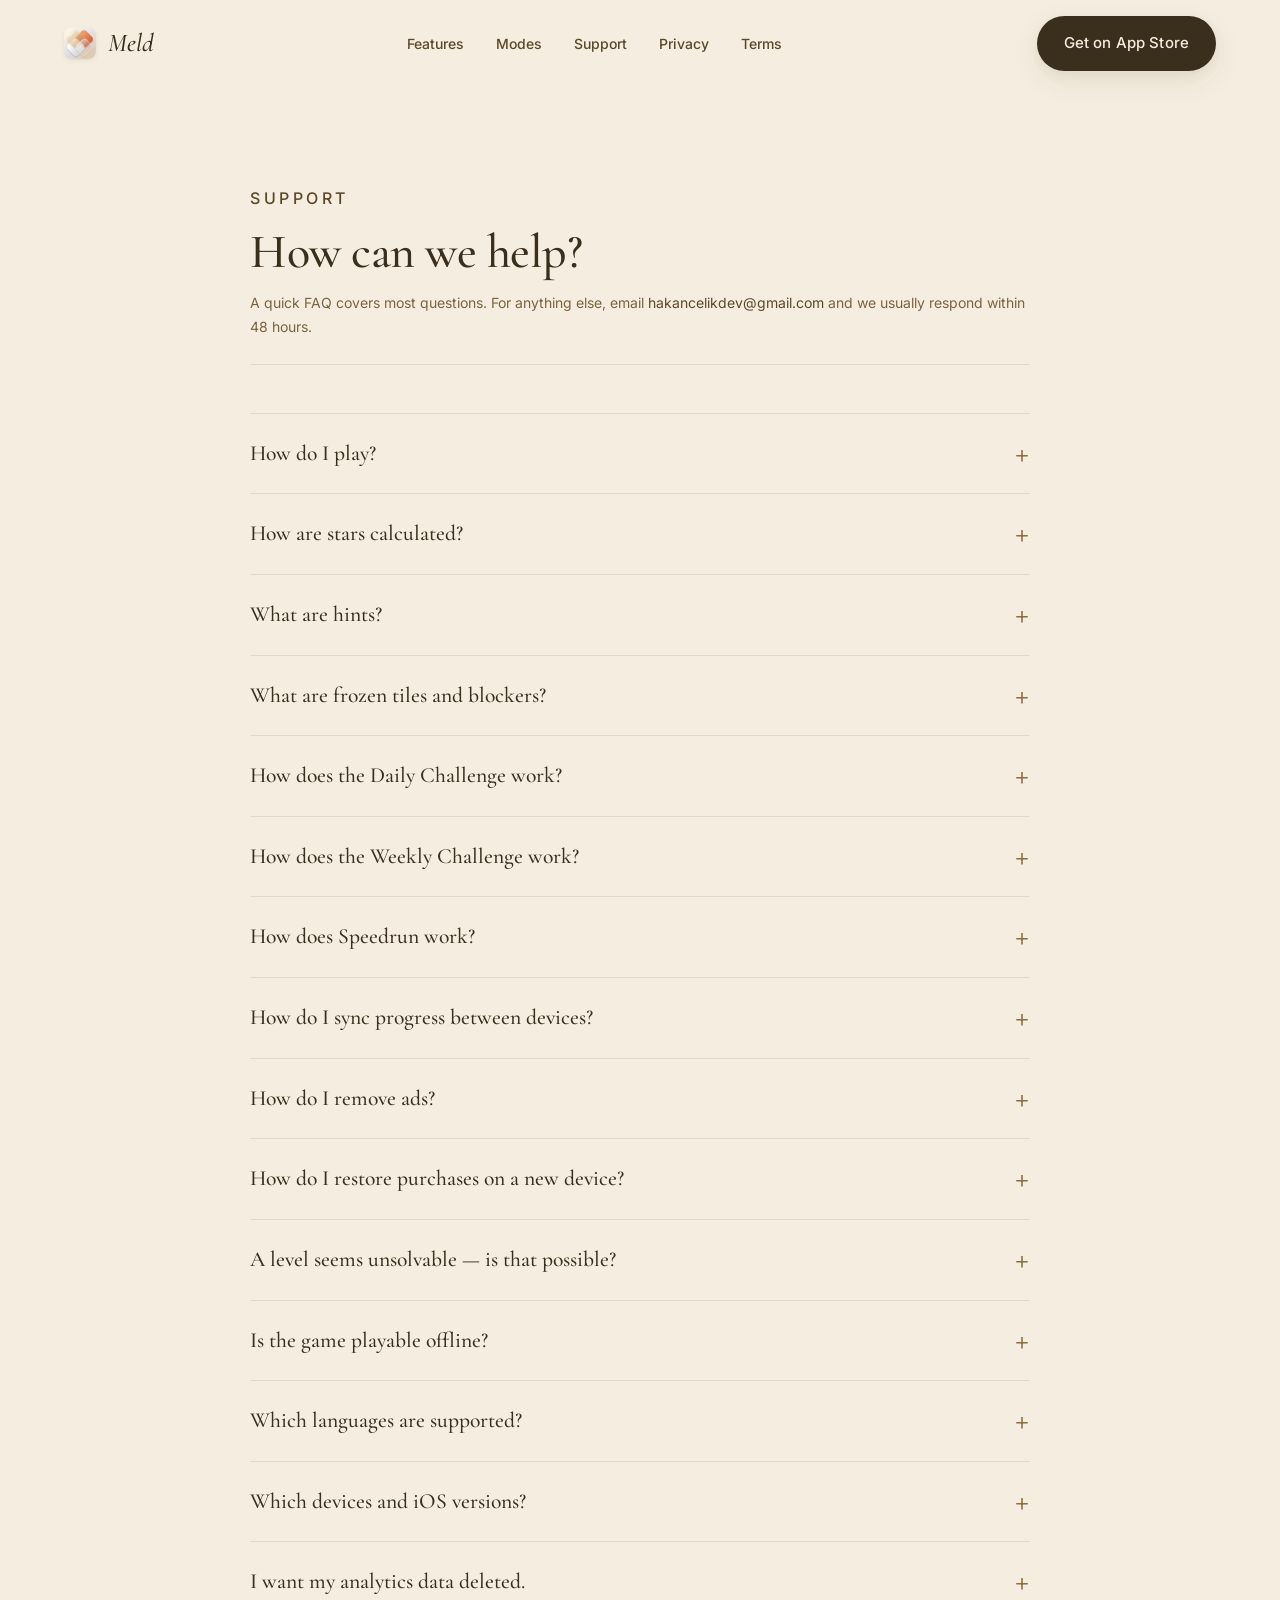
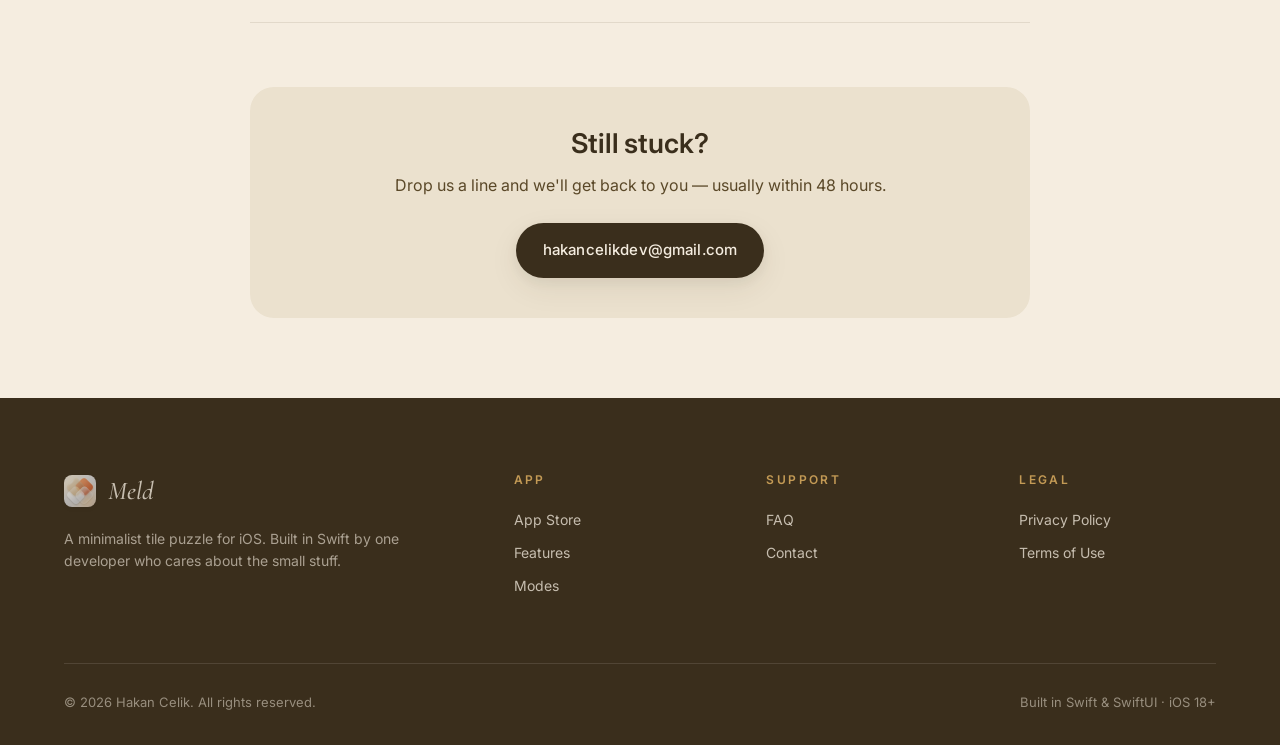
<file: support.html>
<!doctype html>
<html lang="en">
<head>
  <meta charset="utf-8" />
  <meta name="viewport" content="width=device-width, initial-scale=1, viewport-fit=cover" />
  <title>Support — Meld</title>
  <meta name="description" content="Meld support center. How to play, how stars are earned, iCloud sync, purchase help, and direct contact." />
  <meta name="theme-color" content="#f5ede0" />
  <link rel="icon" type="image/png" href="assets/app-icon.png" />
  <link rel="apple-touch-icon" href="assets/app-icon.png" />
  <link rel="canonical" href="https://meld.hakancelik.dev/support.html" />
  <link rel="stylesheet" href="styles.css" />
</head>
<body>

<header class="nav">
  <div class="nav-inner">
    <a class="brand" href="/" aria-label="Meld — home">
      <span class="brand-mark"><img src="assets/app-icon.png" alt="" /></span>
      <span>Meld</span>
    </a>
    <nav>
      <ul class="nav-links">
        <li><a href="/#features">Features</a></li>
        <li><a href="/#modes">Modes</a></li>
        <li><a href="support.html" aria-current="page">Support</a></li>
        <li><a href="privacy.html">Privacy</a></li>
        <li><a href="terms.html">Terms</a></li>
      </ul>
    </nav>
    <a class="btn btn-primary nav-cta" href="https://apps.apple.com/app/id6762136232" target="_blank" rel="noopener"><span class="full">Get on App Store</span><span class="short">App Store</span></a>
  </div>
</header>

<main class="container">
  <article class="legal">
    <p class="eyebrow">Support</p>
    <h1>How can we help?</h1>
    <p class="legal-meta">
      A quick FAQ covers most questions. For anything else, email <a href="mailto:hakancelikdev@gmail.com">hakancelikdev@gmail.com</a> and we usually respond within 48 hours.
    </p>

    <div class="faq">
      <details>
        <summary>How do I play?</summary>
        <p>Swipe in any direction to slide every tile on the board. When two identical tiles collide, they merge into the next value (1 + 1 = 2, 2 + 2 = 3). Tiles that reach the dissolve value — usually 4 — vanish. Clear the whole board to finish the level.</p>
      </details>

      <details>
        <summary>How are stars calculated?</summary>
        <p>3 stars: complete within par moves. 2 stars: within par + 2. 1 star: within par + 4. Beyond that, the level counts as a failed attempt and you can try again.</p>
      </details>

      <details>
        <summary>What are hints?</summary>
        <p>A hint shows the next optimal move. You get one free hint per level in the first two chapters. More hints can be earned via daily and weekly rewards, rewarded video ads, or purchased as hint packs in the market.</p>
      </details>

      <details>
        <summary>What are frozen tiles and blockers?</summary>
        <p><strong>Frozen tiles</strong> need two swipes to melt before they can move or merge — they slow your plans down. <strong>Blockers</strong> never move and never merge. Both appear in later chapters to raise difficulty.</p>
      </details>

      <details>
        <summary>How does the Daily Challenge work?</summary>
        <p>A new puzzle appears every day — the same one for everyone worldwide. Completing it extends your streak. Missing a day breaks your streak unless you have a streak freeze.</p>
      </details>

      <details>
        <summary>How does the Weekly Challenge work?</summary>
        <p>Seven curated puzzles, one per day of the ISO week. Reward tiers unlock as you clear more days — bonus hints and streak freezes. You can catch up on earlier days within the same week.</p>
      </details>

      <details>
        <summary>How does Speedrun work?</summary>
        <p>A fresh set of 10 levels every day. One continuous timer. Finish all 10 as fast as you can. Your best run is submitted to the global Game Center leaderboard.</p>
      </details>

      <details>
        <summary>How do I sync progress between devices?</summary>
        <p>Meld uses iCloud. Make sure iCloud is signed in on both devices and that iCloud Drive is enabled: <em>Settings › [Your Name] › iCloud › iCloud Drive</em>. Progress syncs automatically over the air — no account required.</p>
      </details>

      <details>
        <summary>How do I remove ads?</summary>
        <p>Purchase <strong>Remove Ads</strong> ($3.99) or any bundle that includes it — <strong>Starter Bundle</strong> ($4.99) or <strong>Ultimate Bundle</strong> ($7.99) — from the in-game market. Once purchased, all ads are disabled permanently.</p>
      </details>

      <details>
        <summary>How do I restore purchases on a new device?</summary>
        <p>Open the in-game Market and tap <em>Restore Purchases</em> at the bottom of the screen. Make sure you are signed in to the same Apple ID that made the original purchase.</p>
      </details>

      <details>
        <summary>A level seems unsolvable — is that possible?</summary>
        <p>Every Meld level — hand-designed and procedural — is verified solvable by a BFS solver before being shipped. If a level feels stuck, try using a hint to see the optimal move, or restart the level to try a different approach. You can also use <em>Continue</em> to get a few extra moves.</p>
      </details>

      <details>
        <summary>Is the game playable offline?</summary>
        <p>Yes. Meld works fully offline. An internet connection is only needed to display ads, submit Game Center scores, and sync via iCloud.</p>
      </details>

      <details>
        <summary>Which languages are supported?</summary>
        <p>English, Turkish, German, Japanese, Spanish, Korean, Brazilian Portuguese, and French. Language follows your device setting by default and can be switched inside the app.</p>
      </details>

      <details>
        <summary>Which devices and iOS versions?</summary>
        <p>Meld runs on iPhone and iPad with <strong>iOS 18.0 or later</strong>. It is universal and optimized for the latest devices.</p>
      </details>

      <details>
        <summary>I want my analytics data deleted.</summary>
        <p>Email <a href="mailto:hakancelikdev@gmail.com">hakancelikdev@gmail.com</a> and we will delete records tied to your anonymous device identifier within 30 days. Also see the <a href="privacy.html">Privacy Policy</a>.</p>
      </details>
    </div>

    <div class="support-contact">
      <h3>Still stuck?</h3>
      <p>Drop us a line and we'll get back to you — usually within 48 hours.</p>
      <a class="btn btn-primary" href="mailto:hakancelikdev@gmail.com">hakancelikdev@gmail.com</a>
    </div>
  </article>
</main>

<footer class="footer">
  <div class="container">
    <div class="footer-inner">
      <div class="footer-brand">
        <a class="brand" href="/">
          <span class="brand-mark"><img src="assets/app-icon.png" alt="" /></span>
          <span>Meld</span>
        </a>
        <p>A minimalist tile puzzle for iOS. Built in Swift by one developer who cares about the small stuff.</p>
      </div>
      <div>
        <h5>App</h5>
        <ul>
          <li><a href="https://apps.apple.com/app/id6762136232" target="_blank" rel="noopener">App Store</a></li>
          <li><a href="/#features">Features</a></li>
          <li><a href="/#modes">Modes</a></li>
        </ul>
      </div>
      <div>
        <h5>Support</h5>
        <ul>
          <li><a href="support.html">FAQ</a></li>
          <li><a href="mailto:hakancelikdev@gmail.com">Contact</a></li>
        </ul>
      </div>
      <div>
        <h5>Legal</h5>
        <ul>
          <li><a href="privacy.html">Privacy Policy</a></li>
          <li><a href="terms.html">Terms of Use</a></li>
        </ul>
      </div>
    </div>
    <div class="footer-bottom">
      <span>© <span data-year>2026</span> Hakan Celik. All rights reserved.</span>
      <span>Built in Swift &amp; SwiftUI · iOS 18+</span>
    </div>
  </div>
</footer>

<script src="script.js" defer></script>
</body>
</html>
</file>
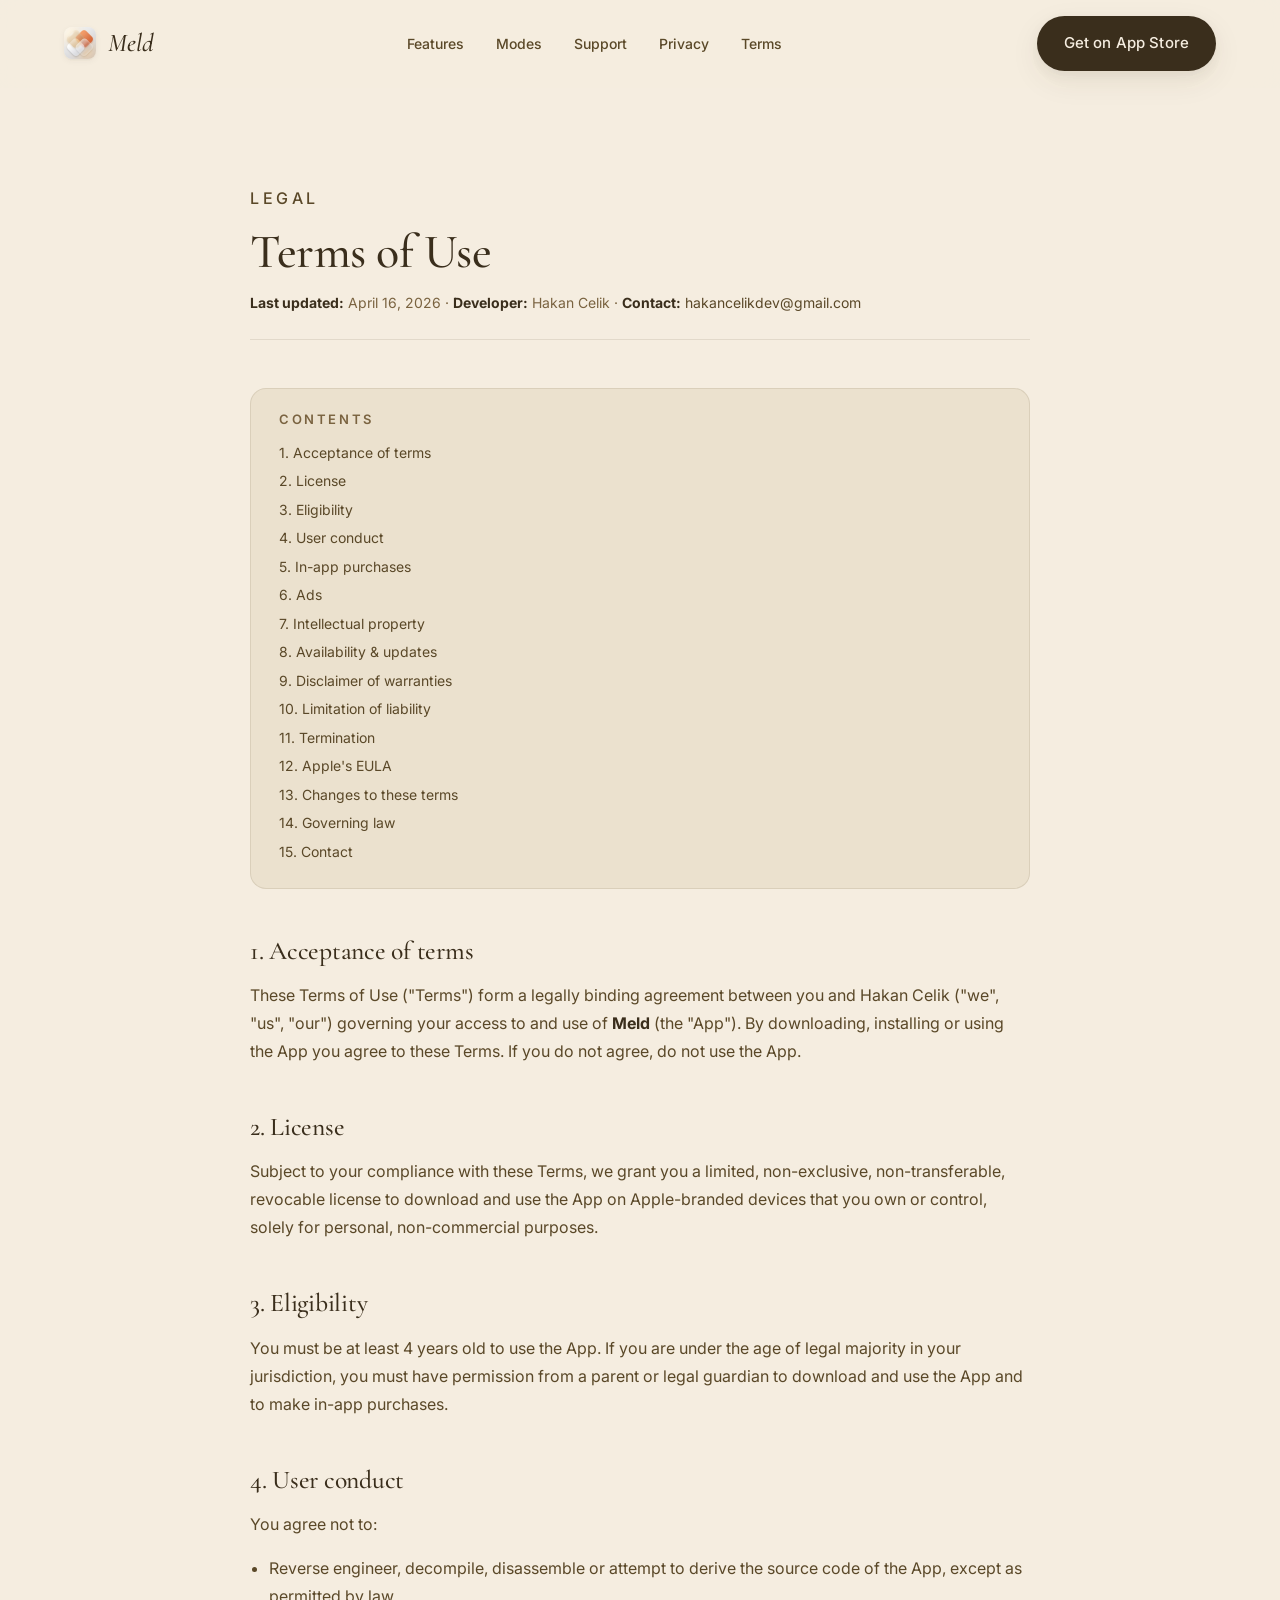
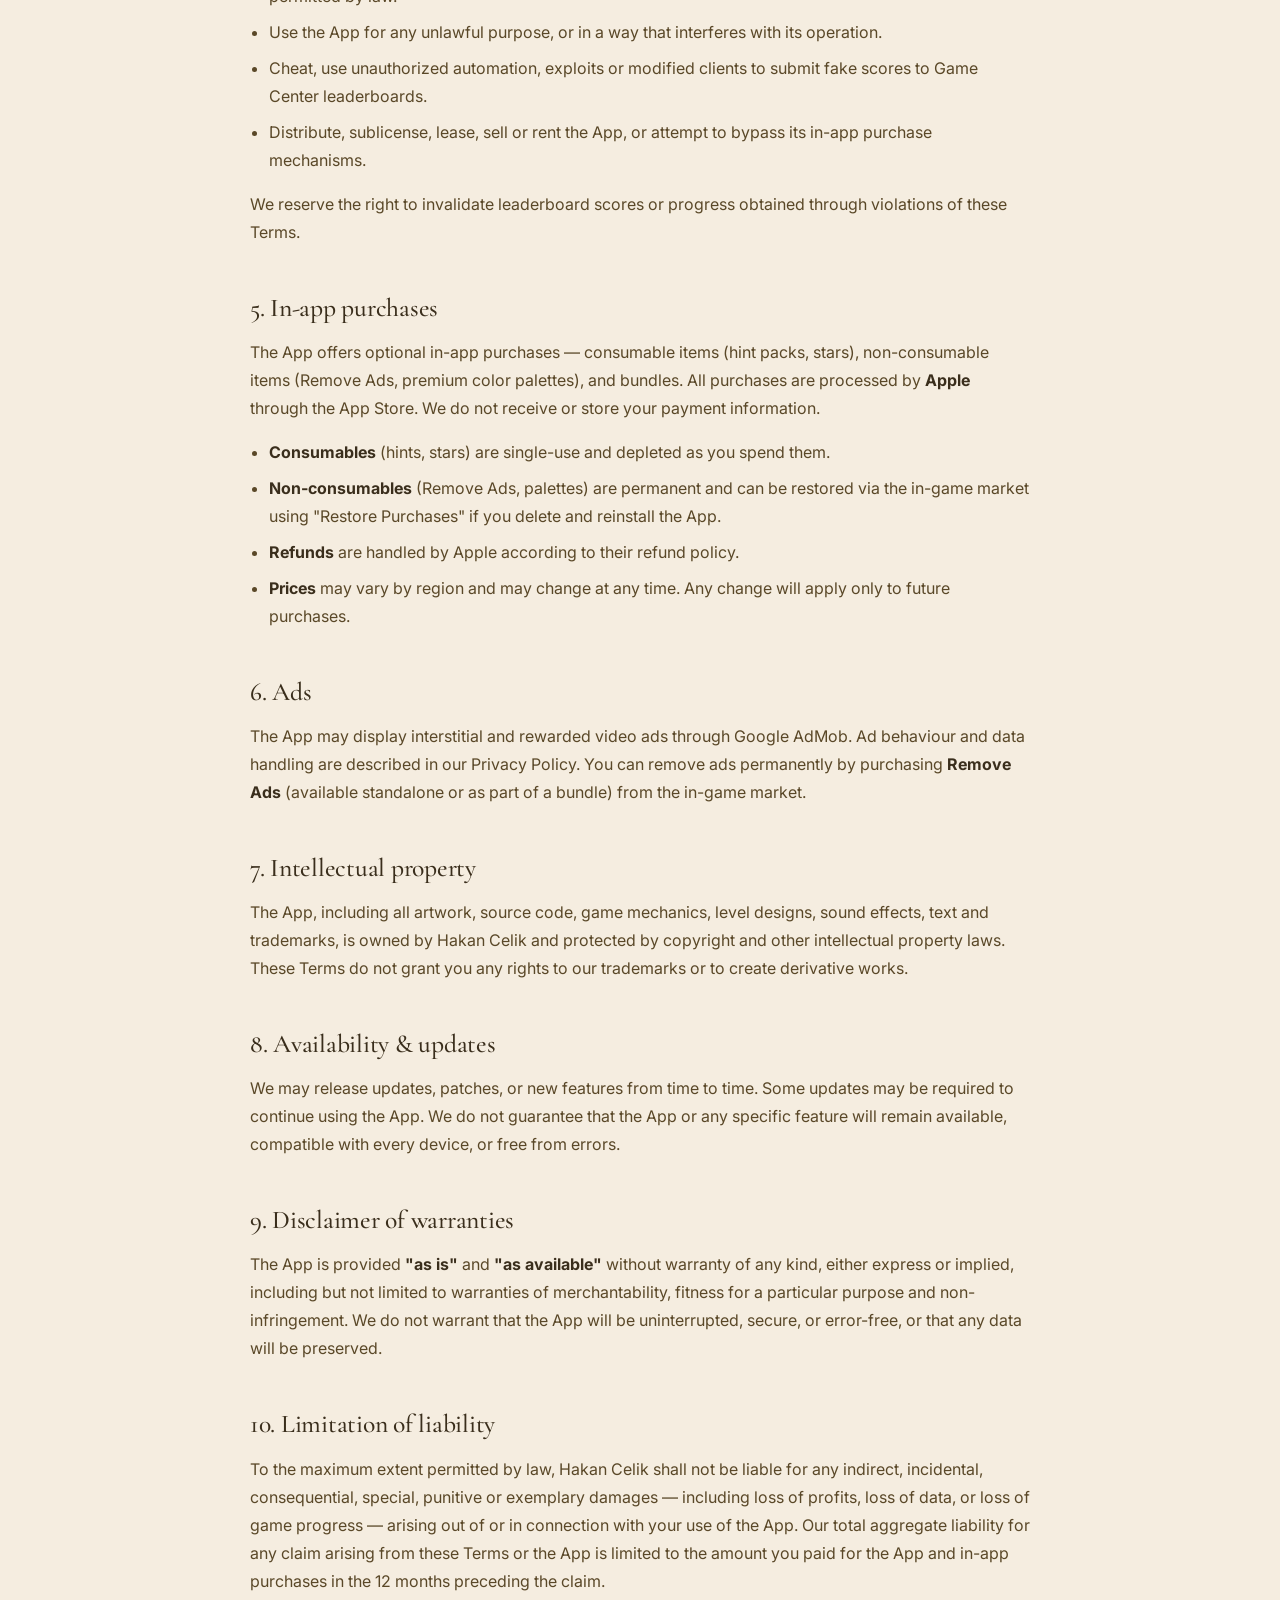
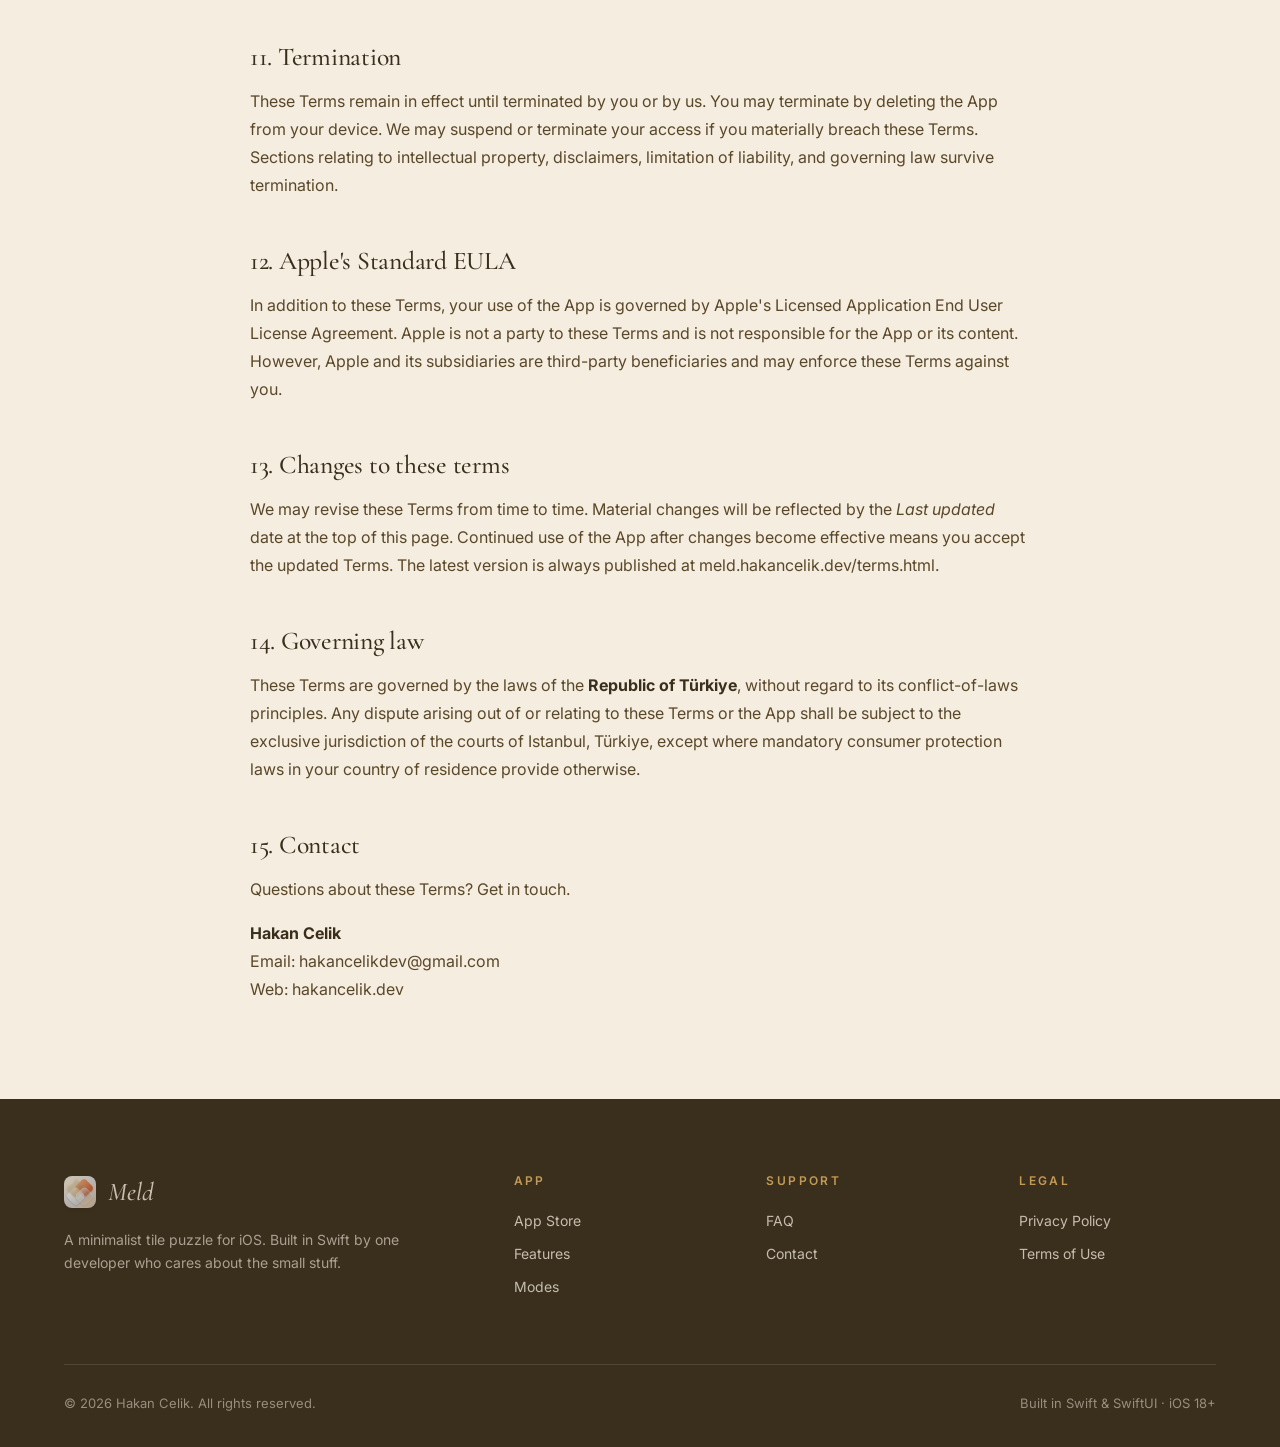
<file: terms.html>
<!doctype html>
<html lang="en">
<head>
  <meta charset="utf-8" />
  <meta name="viewport" content="width=device-width, initial-scale=1, viewport-fit=cover" />
  <title>Terms of Use — Meld</title>
  <meta name="description" content="Meld Terms of Use. The rules for using the App and making in-app purchases." />
  <meta name="theme-color" content="#f5ede0" />
  <link rel="icon" type="image/png" href="assets/app-icon.png" />
  <link rel="apple-touch-icon" href="assets/app-icon.png" />
  <link rel="canonical" href="https://meld.hakancelik.dev/terms.html" />
  <link rel="stylesheet" href="styles.css" />
</head>
<body>

<header class="nav">
  <div class="nav-inner">
    <a class="brand" href="/" aria-label="Meld — home">
      <span class="brand-mark"><img src="assets/app-icon.png" alt="" /></span>
      <span>Meld</span>
    </a>
    <nav>
      <ul class="nav-links">
        <li><a href="/#features">Features</a></li>
        <li><a href="/#modes">Modes</a></li>
        <li><a href="support.html">Support</a></li>
        <li><a href="privacy.html">Privacy</a></li>
        <li><a href="terms.html" aria-current="page">Terms</a></li>
      </ul>
    </nav>
    <a class="btn btn-primary nav-cta" href="https://apps.apple.com/app/id6762136232" target="_blank" rel="noopener"><span class="full">Get on App Store</span><span class="short">App Store</span></a>
  </div>
</header>

<main class="container">
  <article class="legal">
    <p class="eyebrow">Legal</p>
    <h1>Terms of Use</h1>
    <p class="legal-meta">
      <strong>Last updated:</strong> April 16, 2026 · <strong>Developer:</strong> Hakan Celik · <strong>Contact:</strong> <a href="mailto:hakancelikdev@gmail.com">hakancelikdev@gmail.com</a>
    </p>

    <div class="toc">
      <strong>Contents</strong>
      <ul>
        <li><a href="#acceptance">1. Acceptance of terms</a></li>
        <li><a href="#license">2. License</a></li>
        <li><a href="#eligibility">3. Eligibility</a></li>
        <li><a href="#conduct">4. User conduct</a></li>
        <li><a href="#iap">5. In-app purchases</a></li>
        <li><a href="#ads">6. Ads</a></li>
        <li><a href="#ip">7. Intellectual property</a></li>
        <li><a href="#availability">8. Availability &amp; updates</a></li>
        <li><a href="#warranty">9. Disclaimer of warranties</a></li>
        <li><a href="#liability">10. Limitation of liability</a></li>
        <li><a href="#termination">11. Termination</a></li>
        <li><a href="#eula">12. Apple's EULA</a></li>
        <li><a href="#changes">13. Changes to these terms</a></li>
        <li><a href="#law">14. Governing law</a></li>
        <li><a href="#contact">15. Contact</a></li>
      </ul>
    </div>

    <h2 id="acceptance">1. Acceptance of terms</h2>
    <p>These Terms of Use ("Terms") form a legally binding agreement between you and Hakan Celik ("we", "us", "our") governing your access to and use of <strong>Meld</strong> (the "App"). By downloading, installing or using the App you agree to these Terms. If you do not agree, do not use the App.</p>

    <h2 id="license">2. License</h2>
    <p>Subject to your compliance with these Terms, we grant you a limited, non-exclusive, non-transferable, revocable license to download and use the App on Apple-branded devices that you own or control, solely for personal, non-commercial purposes.</p>

    <h2 id="eligibility">3. Eligibility</h2>
    <p>You must be at least 4 years old to use the App. If you are under the age of legal majority in your jurisdiction, you must have permission from a parent or legal guardian to download and use the App and to make in-app purchases.</p>

    <h2 id="conduct">4. User conduct</h2>
    <p>You agree not to:</p>
    <ul>
      <li>Reverse engineer, decompile, disassemble or attempt to derive the source code of the App, except as permitted by law.</li>
      <li>Use the App for any unlawful purpose, or in a way that interferes with its operation.</li>
      <li>Cheat, use unauthorized automation, exploits or modified clients to submit fake scores to Game Center leaderboards.</li>
      <li>Distribute, sublicense, lease, sell or rent the App, or attempt to bypass its in-app purchase mechanisms.</li>
    </ul>
    <p>We reserve the right to invalidate leaderboard scores or progress obtained through violations of these Terms.</p>

    <h2 id="iap">5. In-app purchases</h2>
    <p>The App offers optional in-app purchases — consumable items (hint packs, stars), non-consumable items (Remove Ads, premium color palettes), and bundles. All purchases are processed by <strong>Apple</strong> through the App Store. We do not receive or store your payment information.</p>
    <ul>
      <li><strong>Consumables</strong> (hints, stars) are single-use and depleted as you spend them.</li>
      <li><strong>Non-consumables</strong> (Remove Ads, palettes) are permanent and can be restored via the in-game market using "Restore Purchases" if you delete and reinstall the App.</li>
      <li><strong>Refunds</strong> are handled by Apple according to their <a href="https://support.apple.com/HT204084" target="_blank" rel="noopener">refund policy</a>.</li>
      <li><strong>Prices</strong> may vary by region and may change at any time. Any change will apply only to future purchases.</li>
    </ul>

    <h2 id="ads">6. Ads</h2>
    <p>The App may display interstitial and rewarded video ads through Google AdMob. Ad behaviour and data handling are described in our <a href="privacy.html">Privacy Policy</a>. You can remove ads permanently by purchasing <strong>Remove Ads</strong> (available standalone or as part of a bundle) from the in-game market.</p>

    <h2 id="ip">7. Intellectual property</h2>
    <p>The App, including all artwork, source code, game mechanics, level designs, sound effects, text and trademarks, is owned by Hakan Celik and protected by copyright and other intellectual property laws. These Terms do not grant you any rights to our trademarks or to create derivative works.</p>

    <h2 id="availability">8. Availability &amp; updates</h2>
    <p>We may release updates, patches, or new features from time to time. Some updates may be required to continue using the App. We do not guarantee that the App or any specific feature will remain available, compatible with every device, or free from errors.</p>

    <h2 id="warranty">9. Disclaimer of warranties</h2>
    <p>The App is provided <strong>"as is"</strong> and <strong>"as available"</strong> without warranty of any kind, either express or implied, including but not limited to warranties of merchantability, fitness for a particular purpose and non-infringement. We do not warrant that the App will be uninterrupted, secure, or error-free, or that any data will be preserved.</p>

    <h2 id="liability">10. Limitation of liability</h2>
    <p>To the maximum extent permitted by law, Hakan Celik shall not be liable for any indirect, incidental, consequential, special, punitive or exemplary damages — including loss of profits, loss of data, or loss of game progress — arising out of or in connection with your use of the App. Our total aggregate liability for any claim arising from these Terms or the App is limited to the amount you paid for the App and in-app purchases in the 12 months preceding the claim.</p>

    <h2 id="termination">11. Termination</h2>
    <p>These Terms remain in effect until terminated by you or by us. You may terminate by deleting the App from your device. We may suspend or terminate your access if you materially breach these Terms. Sections relating to intellectual property, disclaimers, limitation of liability, and governing law survive termination.</p>

    <h2 id="eula">12. Apple's Standard EULA</h2>
    <p>In addition to these Terms, your use of the App is governed by Apple's <a href="https://www.apple.com/legal/internet-services/itunes/dev/stdeula/" target="_blank" rel="noopener">Licensed Application End User License Agreement</a>. Apple is not a party to these Terms and is not responsible for the App or its content. However, Apple and its subsidiaries are third-party beneficiaries and may enforce these Terms against you.</p>

    <h2 id="changes">13. Changes to these terms</h2>
    <p>We may revise these Terms from time to time. Material changes will be reflected by the <em>Last updated</em> date at the top of this page. Continued use of the App after changes become effective means you accept the updated Terms. The latest version is always published at <a href="https://meld.hakancelik.dev/terms.html">meld.hakancelik.dev/terms.html</a>.</p>

    <h2 id="law">14. Governing law</h2>
    <p>These Terms are governed by the laws of the <strong>Republic of Türkiye</strong>, without regard to its conflict-of-laws principles. Any dispute arising out of or relating to these Terms or the App shall be subject to the exclusive jurisdiction of the courts of Istanbul, Türkiye, except where mandatory consumer protection laws in your country of residence provide otherwise.</p>

    <h2 id="contact">15. Contact</h2>
    <p>Questions about these Terms? Get in touch.</p>
    <p>
      <strong>Hakan Celik</strong><br />
      Email: <a href="mailto:hakancelikdev@gmail.com">hakancelikdev@gmail.com</a><br />
      Web: <a href="https://hakancelik.dev" target="_blank" rel="noopener">hakancelik.dev</a>
    </p>
  </article>
</main>

<footer class="footer">
  <div class="container">
    <div class="footer-inner">
      <div class="footer-brand">
        <a class="brand" href="/">
          <span class="brand-mark"><img src="assets/app-icon.png" alt="" /></span>
          <span>Meld</span>
        </a>
        <p>A minimalist tile puzzle for iOS. Built in Swift by one developer who cares about the small stuff.</p>
      </div>
      <div>
        <h5>App</h5>
        <ul>
          <li><a href="https://apps.apple.com/app/id6762136232" target="_blank" rel="noopener">App Store</a></li>
          <li><a href="/#features">Features</a></li>
          <li><a href="/#modes">Modes</a></li>
        </ul>
      </div>
      <div>
        <h5>Support</h5>
        <ul>
          <li><a href="support.html">FAQ</a></li>
          <li><a href="mailto:hakancelikdev@gmail.com">Contact</a></li>
        </ul>
      </div>
      <div>
        <h5>Legal</h5>
        <ul>
          <li><a href="privacy.html">Privacy Policy</a></li>
          <li><a href="terms.html">Terms of Use</a></li>
        </ul>
      </div>
    </div>
    <div class="footer-bottom">
      <span>© <span data-year>2026</span> Hakan Celik. All rights reserved.</span>
      <span>Built in Swift &amp; SwiftUI · iOS 18+</span>
    </div>
  </div>
</footer>

<script src="script.js" defer></script>
</body>
</html>
</file>
<file: styles.css>
/* ================================================================
   Meld — Marketing Site Styles
   Inspired by the app's warm minimalist aesthetic.
   ================================================================ */

@import url('https://fonts.googleapis.com/css2?family=Cormorant+Garamond:ital,wght@0,400;0,500;0,600;1,400;1,500;1,600&family=Inter:wght@300;400;500;600;700&display=swap');

:root {
  /* Palette — mirrors the app's default "Sand" theme */
  --bg:          #f5ede0;
  --bg-soft:     #efe5d3;
  --surface:     #ebe1ce;
  --surface-2:   #e3d7bf;
  --line:        rgba(90, 72, 40, 0.12);
  --line-strong: rgba(90, 72, 40, 0.22);

  --ink:         #3a2e1c;
  --ink-soft:    #5a4828;
  --ink-muted:   #7a6340;
  --ink-faint:   #a18a63;

  --accent:      #8b6f3d;
  --accent-dark: #5a4828;
  --accent-soft: #b89768;
  --gold:        #c39a55;

  --tile-1: #f0e6d1;
  --tile-2: #d7bd8a;
  --tile-3: #8b6f3d;
  --tile-4: #3a2e1c;

  --shadow-sm:  0 1px 2px rgba(58, 46, 28, 0.04), 0 2px 6px rgba(58, 46, 28, 0.05);
  --shadow-md:  0 4px 12px rgba(58, 46, 28, 0.06), 0 10px 30px rgba(58, 46, 28, 0.08);
  --shadow-lg:  0 12px 32px rgba(58, 46, 28, 0.10), 0 30px 80px rgba(58, 46, 28, 0.12);

  --radius-sm: 10px;
  --radius:    16px;
  --radius-lg: 24px;
  --radius-xl: 36px;

  --serif: 'Cormorant Garamond', 'Iowan Old Style', 'Apple Garamond', Georgia, serif;
  --sans:  'Inter', -apple-system, BlinkMacSystemFont, 'Segoe UI', Roboto, sans-serif;

  --max: 1200px;
}

/* Reset -------------------------------------------------- */
*, *::before, *::after { box-sizing: border-box; }
html { scroll-behavior: smooth; -webkit-text-size-adjust: 100%; }
body {
  margin: 0;
  font-family: var(--sans);
  font-weight: 400;
  font-size: 16px;
  line-height: 1.65;
  color: var(--ink);
  background: var(--bg);
  -webkit-font-smoothing: antialiased;
  -moz-osx-font-smoothing: grayscale;
  overflow-x: hidden;
}
img { max-width: 100%; height: auto; display: block; }
a { color: var(--accent-dark); text-decoration: none; transition: color .2s ease; }
a:hover { color: var(--accent); }
button { font-family: inherit; cursor: pointer; }

/* Layout ------------------------------------------------- */
.container {
  width: 100%;
  max-width: var(--max);
  margin: 0 auto;
  padding: 0 24px;
}

section { padding: 96px 0; position: relative; }

/* Typography --------------------------------------------- */
h1, h2, h3, h4, .serif {
  font-family: var(--serif);
  font-weight: 500;
  letter-spacing: -0.01em;
  color: var(--ink);
  margin: 0;
}
h1 { font-size: clamp(2.8rem, 6vw, 5.5rem); line-height: 1.02; font-weight: 500; }
h2 { font-size: clamp(2rem, 4vw, 3.4rem); line-height: 1.1; }
h3 { font-size: clamp(1.4rem, 2.2vw, 1.75rem); line-height: 1.25; }
.italic { font-style: italic; }
.eyebrow {
  font-family: var(--sans);
  font-weight: 500;
  font-size: 12px;
  letter-spacing: 0.22em;
  text-transform: uppercase;
  color: var(--ink-muted);
  margin-bottom: 16px;
}
.lead {
  font-size: clamp(1.05rem, 1.4vw, 1.2rem);
  line-height: 1.6;
  color: var(--ink-soft);
  max-width: 640px;
}

/* Navigation --------------------------------------------- */
.nav {
  position: sticky;
  top: 0;
  z-index: 50;
  background: rgba(245, 237, 224, 0.82);
  backdrop-filter: saturate(1.3) blur(16px);
  -webkit-backdrop-filter: saturate(1.3) blur(16px);
  border-bottom: 1px solid transparent;
  transition: border-color .3s ease, background .3s ease;
}
.nav.scrolled { border-color: var(--line); }
.nav-inner {
  display: flex; align-items: center; justify-content: space-between;
  padding: 16px 24px;
  max-width: var(--max);
  margin: 0 auto;
}
.brand {
  display: flex; align-items: center; gap: 12px;
  font-family: var(--serif);
  font-size: 1.6rem;
  font-style: italic;
  font-weight: 500;
  color: var(--ink);
}
.brand-mark {
  width: 32px; height: 32px;
  border-radius: 8px;
  overflow: hidden;
  box-shadow: var(--shadow-sm);
}
.brand-mark img { width: 100%; height: 100%; object-fit: cover; }
.nav-links {
  display: flex; align-items: center; gap: 32px;
  list-style: none;
  margin: 0; padding: 0;
  font-size: 14px;
}
.nav-links a { color: var(--ink-soft); font-weight: 500; }
.nav-links a:hover { color: var(--accent); }
.nav-cta .short { display: none; }
.nav-cta svg { width: 16px; height: 16px; flex-shrink: 0; }
@media (max-width: 760px) {
  .nav-links { display: none; }
  .nav-inner { padding: 12px 16px; gap: 12px; }
  .brand { font-size: 1.3rem; }
  .brand-mark { width: 28px; height: 28px; }
  .nav-cta { padding: 8px 14px; font-size: 13px; gap: 6px; }
  .nav-cta .full { display: none; }
  .nav-cta .short { display: inline; }
}
@media (max-width: 380px) {
  .nav-cta .short { display: none; }
  .nav-cta .icon-only { display: inline-flex; }
  .nav-cta { padding: 10px; }
}
.nav-cta .icon-only { display: none; }

/* Buttons ------------------------------------------------ */
.btn {
  display: inline-flex;
  align-items: center;
  justify-content: center;
  gap: 10px;
  padding: 14px 26px;
  border: 1px solid transparent;
  border-radius: 999px;
  font-family: var(--sans);
  font-weight: 500;
  font-size: 15px;
  letter-spacing: 0.01em;
  transition: transform .2s ease, box-shadow .2s ease, background .2s ease, color .2s ease;
  white-space: nowrap;
}
.btn:hover { transform: translateY(-1px); }
.btn-primary {
  background: var(--ink);
  color: var(--bg);
  box-shadow: var(--shadow-md);
}
.btn-primary:hover { background: var(--accent-dark); color: #fff; }
.btn-ghost {
  background: transparent;
  color: var(--ink);
  border-color: var(--line-strong);
}
.btn-ghost:hover { background: var(--surface); color: var(--ink); border-color: var(--line-strong); }

.app-store-btn {
  display: inline-flex;
  align-items: center;
  gap: 12px;
  padding: 12px 22px;
  background: var(--ink);
  color: var(--bg);
  border-radius: 14px;
  box-shadow: var(--shadow-md);
  transition: transform .2s ease, box-shadow .2s ease;
}
.app-store-btn:hover { transform: translateY(-2px); box-shadow: var(--shadow-lg); color: var(--bg); }
.app-store-btn svg { width: 28px; height: 28px; flex-shrink: 0; }
.app-store-btn .asb-label { display: flex; flex-direction: column; align-items: flex-start; line-height: 1.1; }
.app-store-btn .asb-label small { font-size: 10px; opacity: 0.75; letter-spacing: 0.12em; text-transform: uppercase; }
.app-store-btn .asb-label strong { font-family: var(--serif); font-weight: 500; font-size: 1.3rem; letter-spacing: -0.01em; }

/* Hero --------------------------------------------------- */
.hero {
  position: relative;
  padding: 64px 0 120px;
  overflow: hidden;
}
.hero::before {
  content: '';
  position: absolute;
  top: -200px; left: 50%;
  transform: translateX(-50%);
  width: 900px; height: 900px;
  background: radial-gradient(closest-side, rgba(195, 154, 85, 0.18), transparent 70%);
  pointer-events: none;
  z-index: 0;
}
.hero-inner {
  display: grid;
  grid-template-columns: 1.1fr 0.9fr;
  gap: 60px;
  align-items: center;
  position: relative;
  z-index: 1;
}
.hero-title { margin-bottom: 28px; }
.hero-title .line {
  display: block;
  font-weight: 500;
}
.hero-title em {
  font-style: italic;
  color: var(--accent-dark);
}
.hero-sub {
  font-size: 1.15rem;
  color: var(--ink-soft);
  max-width: 520px;
  margin-bottom: 40px;
}
.hero-ctas {
  display: flex;
  flex-wrap: wrap;
  gap: 14px;
  align-items: center;
  margin-bottom: 32px;
}
.hero-meta {
  display: flex;
  gap: 24px;
  flex-wrap: wrap;
  font-size: 13px;
  color: var(--ink-muted);
}
.hero-meta span { display: inline-flex; align-items: center; gap: 6px; }
.hero-meta .dot { width: 4px; height: 4px; border-radius: 50%; background: var(--ink-faint); }

/* Hero phone mockup ------------------------------------- */
.hero-visual {
  position: relative;
  display: flex;
  justify-content: center;
  align-items: center;
  min-height: 620px;
}
.phone {
  position: relative;
  width: 320px;
  height: 656px;
  border-radius: 44px;
  background: #1a1412;
  box-shadow:
    0 2px 4px rgba(90, 72, 40, 0.1),
    0 30px 60px rgba(58, 46, 28, 0.22),
    0 60px 120px rgba(58, 46, 28, 0.18),
    inset 0 0 0 2px rgba(255, 240, 210, 0.15);
  padding: 14px;
  overflow: hidden;
}
.phone::before {
  content: '';
  position: absolute;
  top: 18px; left: 50%;
  transform: translateX(-50%);
  width: 100px; height: 28px;
  background: #0a0705;
  border-radius: 20px;
  z-index: 3;
}
.phone-screen {
  width: 100%; height: 100%;
  border-radius: 32px;
  overflow: hidden;
  position: relative;
  background: var(--bg);
}
.phone-screen img {
  width: 100%; height: 100%;
  object-fit: cover;
  position: absolute;
  inset: 0;
  opacity: 0;
  transition: opacity 0.7s ease;
}
.phone-screen img.active { opacity: 1; }
/* Fallback if JS is blocked — still show the first image */
.phone-screen.no-js img:first-child,
.phone-screen:not(:has(.active)) img:first-child { opacity: 1; }

.hero-tiles {
  position: absolute;
  inset: 0;
  pointer-events: none;
  z-index: 0;
}
.float-tile {
  position: absolute;
  border-radius: 12px;
  box-shadow: var(--shadow-md);
  display: grid;
  place-items: center;
  font-family: var(--serif);
  font-style: italic;
  font-weight: 500;
  color: var(--ink);
  animation: floaty 8s ease-in-out infinite;
}
.float-tile.t1 { width: 64px; height: 64px; top: 8%; left: -4%; background: var(--tile-1); font-size: 1.5rem; animation-delay: 0s; }
.float-tile.t2 { width: 80px; height: 80px; top: 72%; left: 2%; background: var(--tile-2); font-size: 1.8rem; animation-delay: 1.5s; }
.float-tile.t3 { width: 72px; height: 72px; top: 12%; right: -2%; background: var(--tile-3); color: var(--bg); font-size: 1.6rem; animation-delay: 3s; }
.float-tile.t4 { width: 56px; height: 56px; top: 68%; right: 4%; background: var(--tile-4); color: var(--bg); font-size: 1.3rem; animation-delay: 4.5s; }
@keyframes floaty {
  0%, 100% { transform: translateY(0) rotate(-4deg); }
  50%      { transform: translateY(-16px) rotate(4deg); }
}

@media (max-width: 960px) {
  .hero { padding: 40px 0 72px; }
  .hero-inner { grid-template-columns: 1fr; gap: 48px; text-align: center; }
  .hero-sub { margin-left: auto; margin-right: auto; }
  .hero-ctas, .hero-meta { justify-content: center; }
  .hero-visual { min-height: 560px; }
  .float-tile.t1 { left: 2%; }
  .float-tile.t3 { right: 2%; }
}

/* Rule panel — how it works ------------------------------ */
.rules {
  background: var(--bg-soft);
  border-top: 1px solid var(--line);
  border-bottom: 1px solid var(--line);
}
.rules-head { text-align: center; margin-bottom: 56px; }
.rules-head .lead { margin: 16px auto 0; }
.rule-grid {
  display: grid;
  grid-template-columns: repeat(4, 1fr);
  gap: 24px;
}
.rule-card {
  background: var(--bg);
  border: 1px solid var(--line);
  border-radius: var(--radius-lg);
  padding: 36px 28px;
  transition: transform .3s ease, box-shadow .3s ease;
}
.rule-card:hover { transform: translateY(-4px); box-shadow: var(--shadow-md); }
.rule-num {
  font-family: var(--serif);
  font-style: italic;
  font-size: 2.4rem;
  color: var(--accent);
  line-height: 1;
  margin-bottom: 18px;
}
.rule-card h3 { margin-bottom: 8px; }
.rule-card p { color: var(--ink-soft); margin: 0; font-size: 15px; }

.mini-tiles { display: flex; gap: 6px; margin-bottom: 20px; }
.mini-tiles .mt {
  width: 34px; height: 34px;
  border-radius: 8px;
  display: grid; place-items: center;
  font-family: var(--serif);
  font-style: italic;
  font-size: 0.95rem;
  font-weight: 500;
  box-shadow: 0 1px 2px rgba(58,46,28,0.08);
}
.mini-tiles .mt.v1 { background: var(--tile-1); color: var(--ink); }
.mini-tiles .mt.v2 { background: var(--tile-2); color: var(--ink); }
.mini-tiles .mt.v3 { background: var(--tile-3); color: var(--bg); }
.mini-tiles .mt.v4 { background: var(--tile-4); color: var(--bg); }
.mini-tiles .mt.vanish { background: transparent; border: 1px dashed var(--line-strong); color: var(--ink-faint); }
.mini-tiles .mt.arrow { background: transparent; color: var(--ink-muted); box-shadow: none; font-style: normal; }

@media (max-width: 880px) {
  .rule-grid { grid-template-columns: repeat(2, 1fr); }
}
@media (max-width: 520px) {
  .rule-grid { grid-template-columns: 1fr; }
}

/* Section header helper --------------------------------- */
.section-head { text-align: center; margin-bottom: 64px; }
.section-head .lead { margin: 16px auto 0; }

/* Features grid ----------------------------------------- */
.features-grid {
  display: grid;
  grid-template-columns: repeat(3, 1fr);
  gap: 24px;
}
.feature {
  background: var(--surface);
  border-radius: var(--radius-lg);
  padding: 40px 32px;
  border: 1px solid var(--line);
  transition: transform .3s ease, box-shadow .3s ease, background .3s ease;
  position: relative;
  overflow: hidden;
}
.feature:hover { transform: translateY(-4px); box-shadow: var(--shadow-lg); background: var(--bg); }
.feature .icon {
  width: 52px; height: 52px;
  border-radius: 14px;
  background: var(--bg);
  display: grid; place-items: center;
  margin-bottom: 24px;
  color: var(--accent-dark);
  box-shadow: var(--shadow-sm);
}
.feature .icon svg { width: 24px; height: 24px; }
.feature h3 { margin-bottom: 10px; }
.feature p { color: var(--ink-soft); margin: 0; font-size: 15px; line-height: 1.6; }
.feature.highlight {
  background: var(--ink);
  color: var(--bg);
  border-color: var(--ink);
}
.feature.highlight h3, .feature.highlight p { color: var(--bg); }
.feature.highlight .icon { background: rgba(245, 237, 224, 0.12); color: var(--gold); }
.feature.highlight:hover { background: var(--ink); }

@media (max-width: 880px) { .features-grid { grid-template-columns: repeat(2, 1fr); } }
@media (max-width: 560px) { .features-grid { grid-template-columns: 1fr; } }

/* Modes showcase ---------------------------------------- */
.modes {
  background: var(--bg-soft);
  border-top: 1px solid var(--line);
  border-bottom: 1px solid var(--line);
}
.modes-grid {
  display: grid;
  grid-template-columns: 1.1fr 0.9fr;
  gap: 56px;
  align-items: center;
}
.modes-copy h2 { margin-bottom: 20px; }
.modes-list { list-style: none; padding: 0; margin: 32px 0 0; }
.modes-list li {
  display: flex;
  gap: 18px;
  padding: 20px 0;
  border-bottom: 1px solid var(--line);
}
.modes-list li:last-child { border-bottom: 0; }
.modes-list .mi {
  width: 40px; height: 40px;
  border-radius: 10px;
  background: var(--bg);
  display: grid; place-items: center;
  flex-shrink: 0;
  color: var(--accent-dark);
  box-shadow: var(--shadow-sm);
}
.modes-list .mi svg { width: 20px; height: 20px; }
.modes-list h4 {
  font-family: var(--serif);
  font-size: 1.3rem;
  font-weight: 500;
  margin: 0 0 4px;
}
.modes-list p { margin: 0; font-size: 14px; color: var(--ink-soft); }

.modes-phone { position: relative; display: flex; justify-content: center; }
.modes-phone .phone { width: 280px; height: 574px; }
@media (max-width: 880px) {
  .modes-grid { grid-template-columns: 1fr; gap: 48px; }
  .modes-phone { order: -1; }
}

/* Screenshot showcase (carousel) ------------------------ */
.showcase { background: var(--bg); }
.shots {
  display: flex;
  gap: 28px;
  padding: 24px 0 40px;
  overflow-x: auto;
  scroll-snap-type: x mandatory;
  scrollbar-width: none;
  -ms-overflow-style: none;
  scroll-padding-left: max(24px, calc((100vw - 1200px) / 2 + 24px));
  padding-left: max(24px, calc((100vw - 1200px) / 2 + 24px));
  padding-right: max(24px, calc((100vw - 1200px) / 2 + 24px));
}
.shots::-webkit-scrollbar { display: none; }
.shot {
  flex: 0 0 260px;
  scroll-snap-align: start;
  border-radius: 32px;
  overflow: hidden;
  background: #1a1412;
  padding: 10px;
  box-shadow: var(--shadow-md);
  transition: transform .3s ease, box-shadow .3s ease;
}
.shot:hover { transform: translateY(-6px); box-shadow: var(--shadow-lg); }
.shot img {
  width: 100%;
  aspect-ratio: 9 / 19.5;
  object-fit: cover;
  border-radius: 24px;
}
.shot-caption {
  padding: 14px 6px 6px;
  color: var(--ink-soft);
  font-size: 13px;
  text-align: center;
}

/* Themes band ------------------------------------------- */
.themes { background: var(--bg-soft); border-top: 1px solid var(--line); border-bottom: 1px solid var(--line); }
.theme-row {
  display: grid;
  grid-template-columns: repeat(5, 1fr);
  gap: 18px;
  margin-top: 56px;
}
.theme-tile {
  border-radius: var(--radius);
  padding: 28px 20px;
  min-height: 200px;
  display: flex;
  flex-direction: column;
  justify-content: space-between;
  color: var(--ink);
  border: 1px solid var(--line);
  position: relative;
  overflow: hidden;
  transition: transform .3s ease;
}
.theme-tile:hover { transform: translateY(-4px); }
.theme-tile .t-swatches { display: flex; gap: 6px; margin-bottom: 20px; }
.theme-tile .sw { width: 18px; height: 18px; border-radius: 5px; border: 1px solid rgba(0,0,0,0.08); }
.theme-tile h4 { font-family: var(--serif); font-weight: 500; font-size: 1.35rem; margin: 0 0 4px; }
.theme-tile p { margin: 0; font-size: 12px; letter-spacing: 0.06em; text-transform: uppercase; opacity: 0.65; }

.theme-tile.sand   { background: #f5ede0; }
.theme-tile.noir   { background: #17120c; color: #f1d99a; border-color: #2a2218; }
.theme-tile.noir p { color: #d4b469; }
.theme-tile.neon   { background: linear-gradient(135deg, #11131c, #1c1533); color: #c9e4ff; border-color: #2a2548; }
.theme-tile.neon p { color: #a58ff0; }
.theme-tile.candy  { background: #fce6ea; color: #5a3843; }
.theme-tile.candy p { color: #b46b7a; }
.theme-tile.aurora { background: linear-gradient(135deg, #1a4450, #3f2e5a); color: #d8f1e9; border: none; }
.theme-tile.aurora p { color: #9dcfc4; }

@media (max-width: 900px) { .theme-row { grid-template-columns: repeat(3, 1fr); } }
@media (max-width: 560px) { .theme-row { grid-template-columns: repeat(2, 1fr); } }

/* Stats ------------------------------------------------- */
.stats {
  display: grid;
  grid-template-columns: repeat(4, 1fr);
  gap: 32px;
  padding: 72px 0;
  border-top: 1px solid var(--line);
  border-bottom: 1px solid var(--line);
}
.stat { text-align: center; }
.stat .n {
  font-family: var(--serif);
  font-style: italic;
  font-size: clamp(2.4rem, 5vw, 3.8rem);
  font-weight: 500;
  line-height: 1;
  color: var(--accent-dark);
  display: block;
  margin-bottom: 8px;
}
.stat .l {
  font-size: 12px;
  letter-spacing: 0.2em;
  text-transform: uppercase;
  color: var(--ink-muted);
}
@media (max-width: 720px) { .stats { grid-template-columns: repeat(2, 1fr); gap: 40px; } }

/* CTA strip --------------------------------------------- */
.cta {
  position: relative;
  overflow: hidden;
  text-align: center;
  padding: 120px 0;
}
.cta::before {
  content: '';
  position: absolute;
  inset: 0;
  background: radial-gradient(ellipse at center, rgba(195, 154, 85, 0.2), transparent 55%);
  z-index: 0;
}
.cta > * { position: relative; z-index: 1; }
.cta h2 { max-width: 720px; margin: 0 auto 24px; }
.cta .lead { margin: 0 auto 40px; }
.cta-ctas { display: flex; gap: 14px; justify-content: center; flex-wrap: wrap; }

/* Footer ------------------------------------------------ */
.footer {
  background: var(--ink);
  color: var(--bg);
  padding: 72px 0 32px;
}
.footer a { color: var(--bg); opacity: 0.75; }
.footer a:hover { opacity: 1; color: var(--gold); }
.footer-inner {
  display: grid;
  grid-template-columns: 2fr 1fr 1fr 1fr;
  gap: 56px;
  align-items: start;
}
.footer-brand { display: flex; flex-direction: column; gap: 16px; }
.footer-brand .brand { color: var(--bg); }
.footer-brand p { color: rgba(245,237,224,0.6); max-width: 340px; font-size: 14px; line-height: 1.6; margin: 0; }
.footer h5 {
  font-family: var(--sans);
  font-size: 12px;
  font-weight: 600;
  letter-spacing: 0.2em;
  text-transform: uppercase;
  color: var(--gold);
  margin: 0 0 18px;
}
.footer ul { list-style: none; padding: 0; margin: 0; }
.footer li { margin-bottom: 10px; font-size: 14px; }
.footer-bottom {
  margin-top: 56px;
  padding-top: 28px;
  border-top: 1px solid rgba(245,237,224,0.12);
  display: flex;
  justify-content: space-between;
  align-items: center;
  font-size: 13px;
  color: rgba(245,237,224,0.5);
  flex-wrap: wrap;
  gap: 16px;
}
@media (max-width: 800px) {
  .footer-inner { grid-template-columns: 1fr 1fr; gap: 40px; }
  .footer-brand { grid-column: 1 / -1; }
}

/* Reveal animation -------------------------------------- */
.reveal {
  opacity: 0;
  transform: translateY(24px);
  transition: opacity .7s ease, transform .7s ease;
}
.reveal.in { opacity: 1; transform: translateY(0); }

/* Legal pages (privacy / terms / support) -------------- */
.legal {
  padding: 80px 0;
  max-width: 780px;
  margin: 0 auto;
}
.legal h1 {
  font-size: clamp(2.2rem, 4vw, 3rem);
  margin-bottom: 8px;
}
.legal .legal-meta {
  color: var(--ink-muted);
  font-size: 14px;
  margin-bottom: 48px;
  padding-bottom: 24px;
  border-bottom: 1px solid var(--line);
}
.legal h2 {
  font-size: 1.6rem;
  margin: 48px 0 16px;
  font-weight: 500;
}
.legal h3 {
  font-size: 1.2rem;
  margin: 32px 0 12px;
  font-family: var(--sans);
  font-weight: 600;
  letter-spacing: -0.005em;
}
.legal p, .legal li {
  color: var(--ink-soft);
  line-height: 1.75;
  font-size: 16px;
}
.legal ul { padding-left: 1.2em; }
.legal li { margin-bottom: 8px; }
.legal table {
  width: 100%;
  border-collapse: collapse;
  margin: 24px 0;
  font-size: 14px;
}
.legal th, .legal td {
  text-align: left;
  padding: 12px 16px;
  border-bottom: 1px solid var(--line);
}
.legal th {
  font-weight: 600;
  color: var(--ink);
  background: var(--surface);
}
.legal strong { color: var(--ink); }
.legal code {
  font-family: 'SF Mono', Menlo, Monaco, monospace;
  background: var(--surface);
  padding: 2px 6px;
  border-radius: 4px;
  font-size: 0.9em;
  color: var(--accent-dark);
}

.legal .toc {
  background: var(--surface);
  border: 1px solid var(--line);
  border-radius: var(--radius);
  padding: 20px 28px;
  margin-bottom: 40px;
}
.legal .toc strong {
  display: block;
  font-size: 13px;
  text-transform: uppercase;
  letter-spacing: 0.2em;
  color: var(--ink-muted);
  margin-bottom: 10px;
  font-weight: 600;
}
.legal .toc ul { padding: 0; list-style: none; margin: 0; }
.legal .toc li { margin-bottom: 4px; font-size: 14px; }

/* FAQ / Support styles */
.faq {
  border-top: 1px solid var(--line);
}
.faq details {
  border-bottom: 1px solid var(--line);
  padding: 22px 0;
}
.faq summary {
  list-style: none;
  cursor: pointer;
  font-family: var(--serif);
  font-weight: 500;
  font-size: 1.35rem;
  color: var(--ink);
  display: flex;
  justify-content: space-between;
  align-items: center;
  gap: 16px;
}
.faq summary::-webkit-details-marker { display: none; }
.faq summary::after {
  content: '+';
  font-family: var(--sans);
  font-weight: 300;
  font-size: 1.6rem;
  color: var(--accent);
  transition: transform .3s ease;
  line-height: 1;
}
.faq details[open] summary::after { transform: rotate(45deg); }
.faq details p {
  color: var(--ink-soft);
  margin: 14px 0 0;
  line-height: 1.7;
}

.support-contact {
  margin-top: 64px;
  padding: 40px;
  background: var(--surface);
  border-radius: var(--radius-lg);
  text-align: center;
}
.support-contact h3 { font-size: 1.7rem; margin: 0 0 10px; }
.support-contact p { color: var(--ink-soft); margin: 0 0 24px; }

/* Utilities --------------------------------------------- */
.text-center { text-align: center; }
.mt-0 { margin-top: 0; }
.sr-only {
  position: absolute;
  width: 1px; height: 1px;
  padding: 0; margin: -1px;
  overflow: hidden;
  clip: rect(0,0,0,0);
  white-space: nowrap;
  border: 0;
}
</file>
